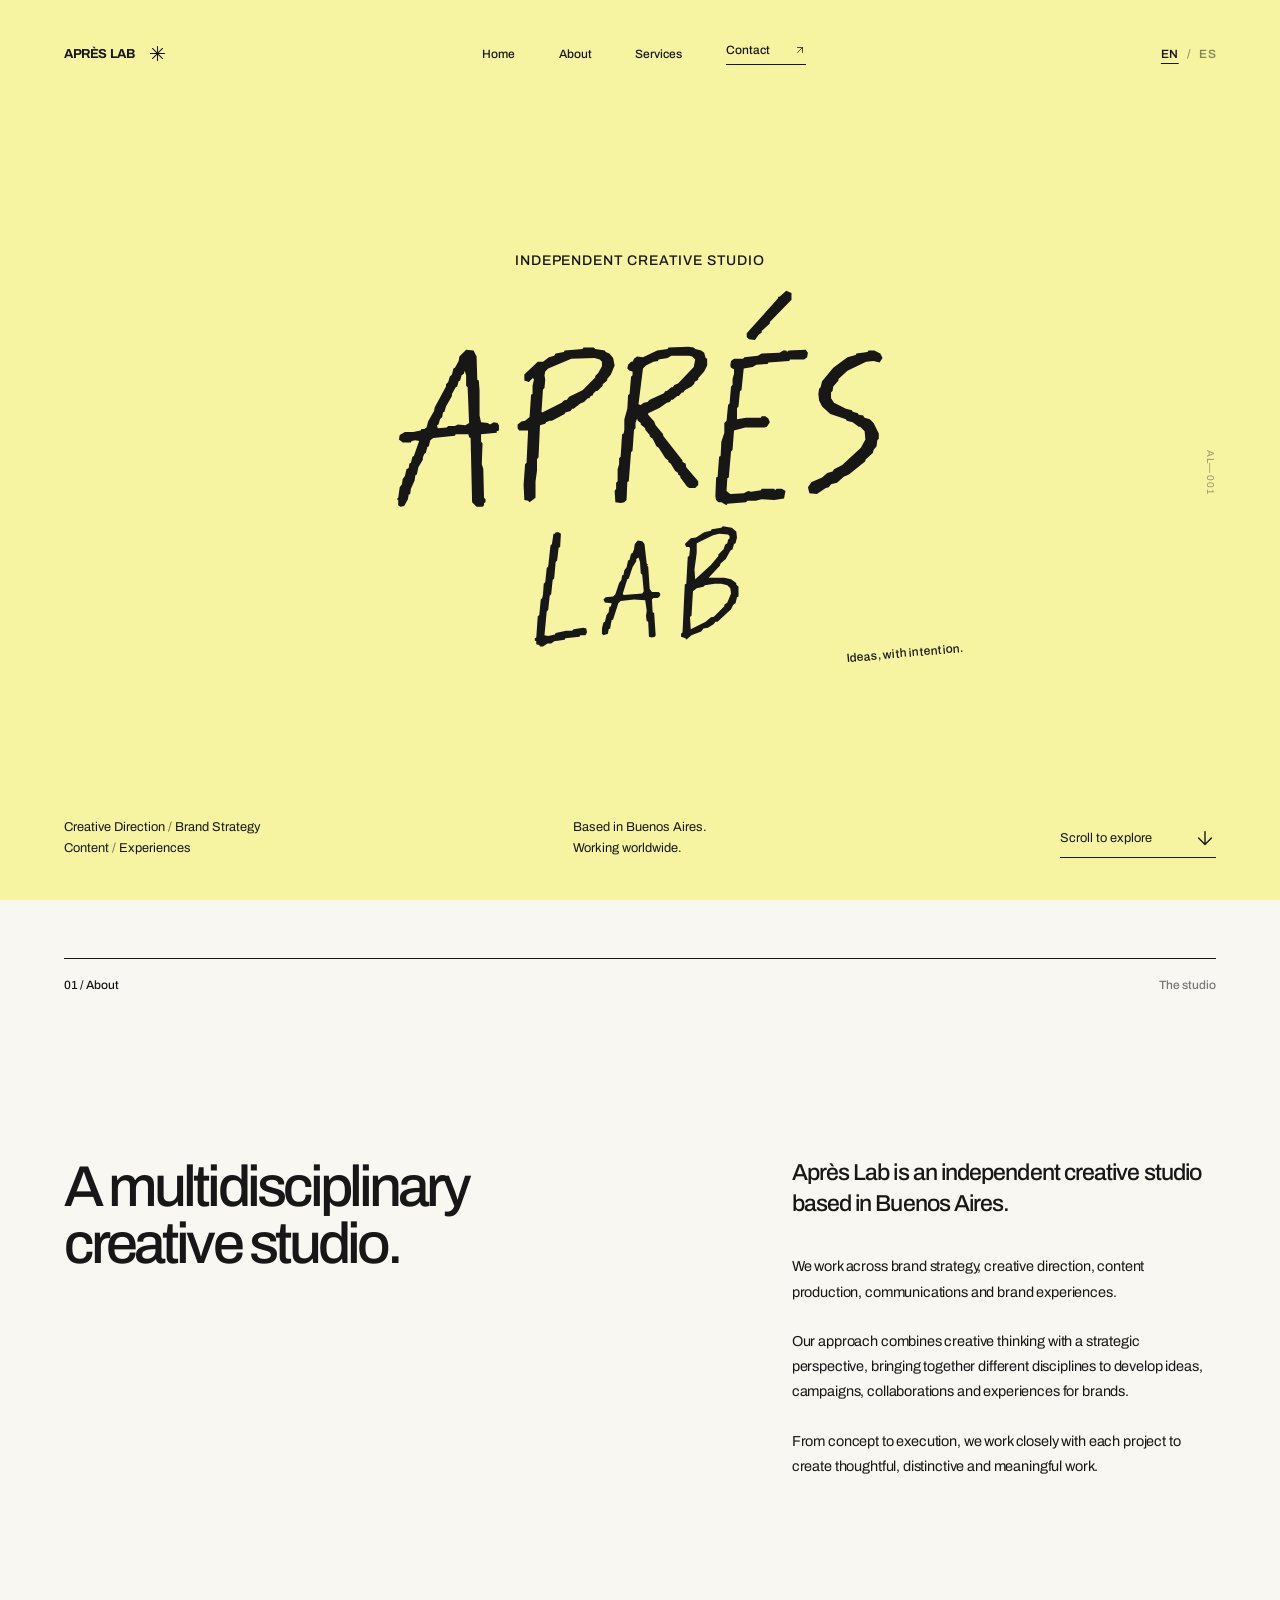
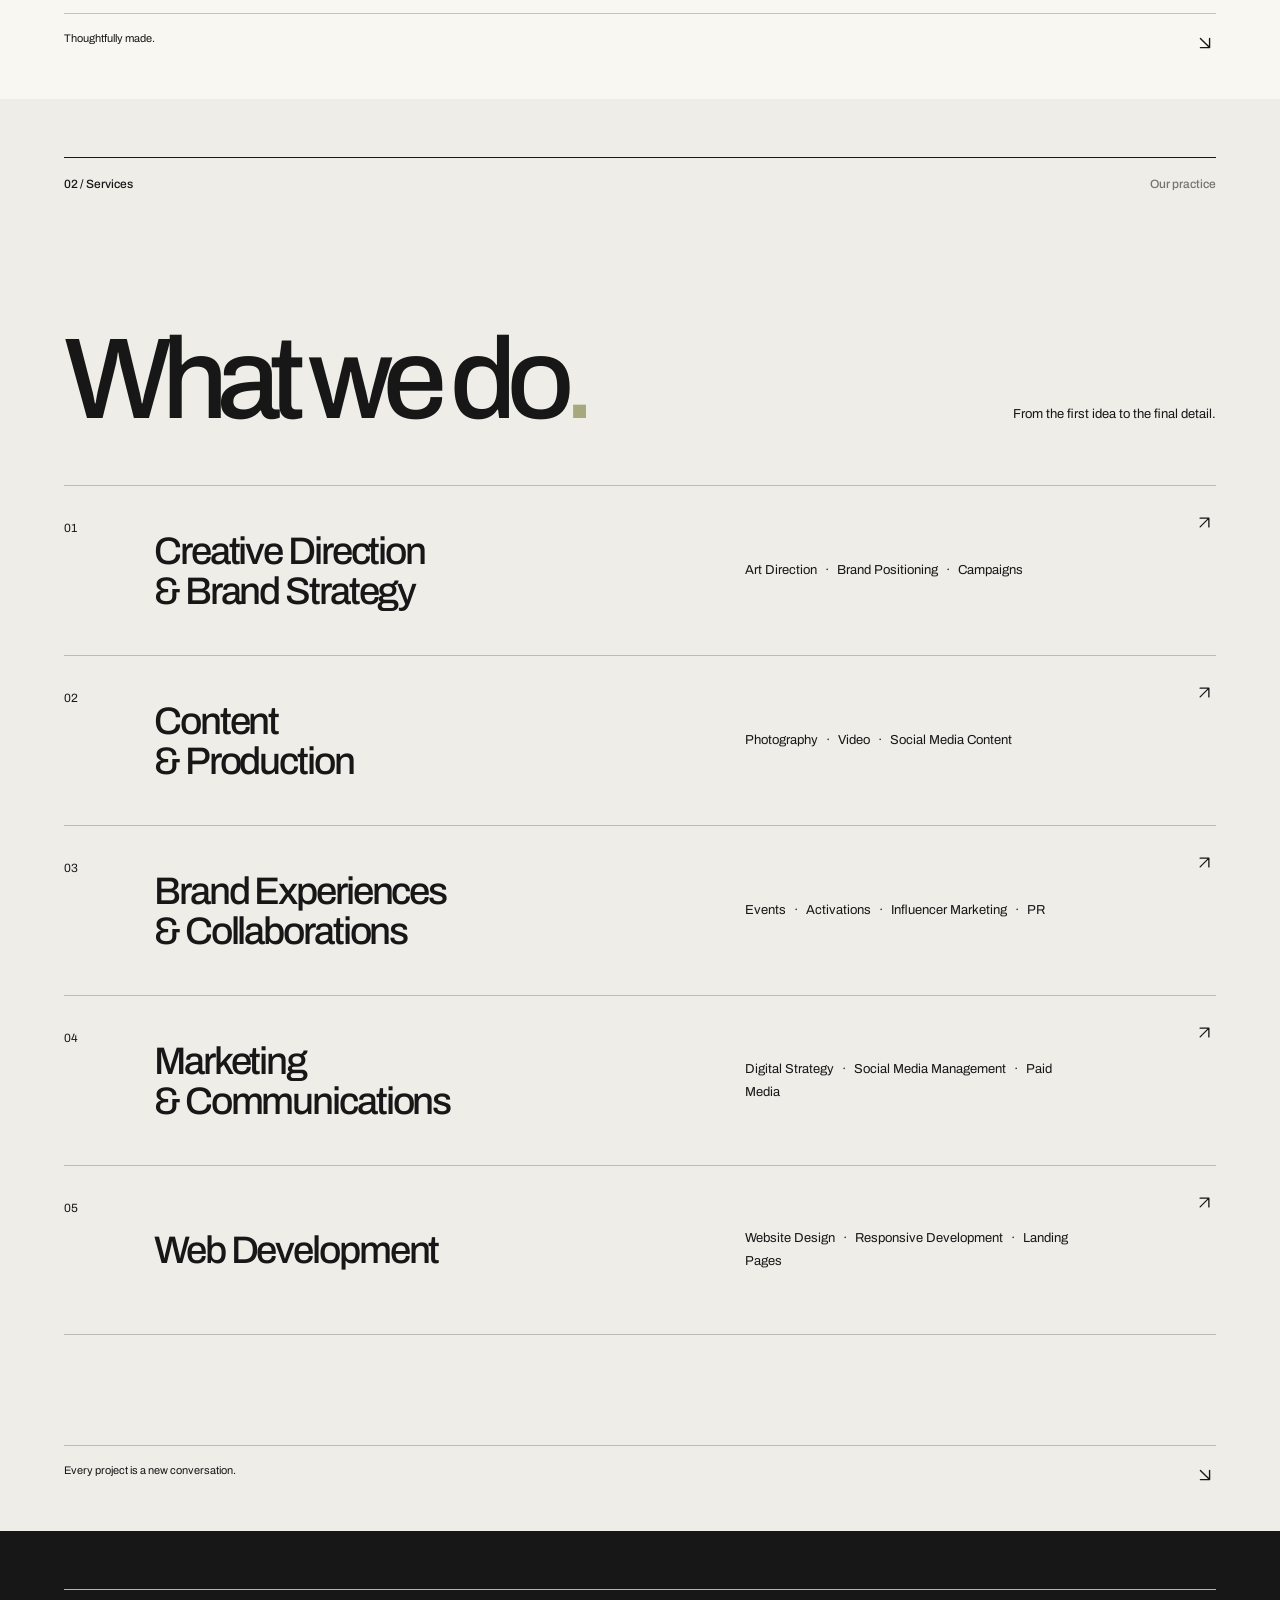
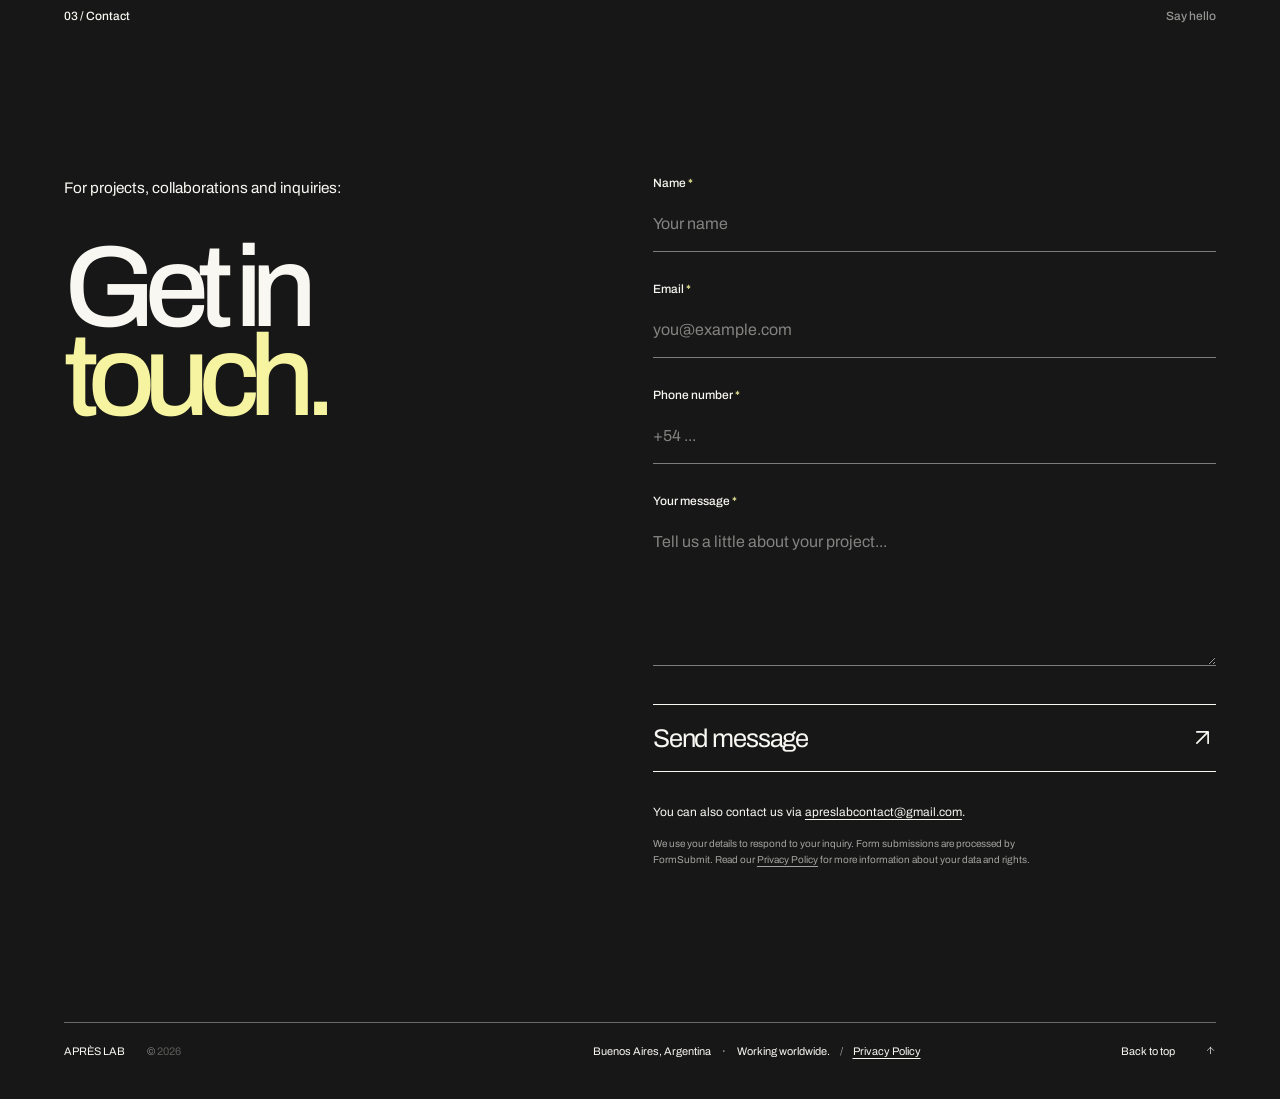
<file: index.html>
<!doctype html>
<html lang="en">
<head>
  <meta charset="utf-8" />
  <meta name="viewport" content="width=device-width, initial-scale=1" />
  <meta name="theme-color" content="#F6F4A0" />
  <meta name="description" content="Après Lab is an independent creative studio based in Buenos Aires. Creative direction, brand strategy, content and experiences. Working worldwide." />
  <meta property="og:type" content="website" />
  <meta property="og:title" content="APRÈS LAB — Independent Creative Studio" />
  <meta property="og:description" content="Creative Direction / Brand Strategy / Content / Experiences. Based in Buenos Aires. Working worldwide." />
  <meta property="og:site_name" content="APRÈS LAB" />
  <meta name="color-scheme" content="light" />
  <link rel="canonical" href="https://apreslab.github.io/" />
  <link rel="alternate" hreflang="en" href="https://apreslab.github.io/" />
  <link rel="alternate" hreflang="es" href="https://apreslab.github.io/es/" />
  <link rel="alternate" hreflang="x-default" href="https://apreslab.github.io/" />
  <title>APRÈS LAB — Independent Creative Studio</title>
  <link rel="icon" href="./assets/apres-lab-logo.svg" type="image/svg+xml" />
  <link rel="preconnect" href="https://fonts.googleapis.com" />
  <link rel="preconnect" href="https://fonts.gstatic.com" crossorigin />
  <link href="https://fonts.googleapis.com/css2?family=Archivo:wght@400;450;500;550;600;650;700&display=swap" rel="stylesheet" />
  <link rel="stylesheet" href="./styles.css" />
  <script defer src="./script.js"></script>
</head>
<body>
  <a class="skip-link" href="#about">Skip to content</a>
  <div class="page">
    <section id="home" class="hero" aria-labelledby="hero-heading">
      <header class="site-header">
        <a class="wordmark" href="#home" aria-label="APRÈS LAB — Back to top">
          <span class="wordmark__text">APRÈS LAB</span>
          <span class="wordmark__symbol" aria-hidden="true"><svg class="ui-icon ui-icon--asterisk" viewBox="0 0 24 24" fill="none" stroke="currentColor" stroke-width="1.5" stroke-linecap="round" stroke-linejoin="round" aria-hidden="true" focusable="false"><path d="M12 2v20 M2 12h20 M4.93 4.93l14.14 14.14 M19.07 4.93 4.93 19.07"/></svg></span>
        </a>
        <nav class="desktop-nav" aria-label="Main navigation">
          <a href="#home" aria-current="page">Home</a>
          <a href="#about">About</a>
          <a href="#services">Services</a>
          <a href="#contact">Contact <span aria-hidden="true"><svg class="ui-icon ui-icon--up-right" viewBox="0 0 24 24" fill="none" stroke="currentColor" stroke-width="1.5" stroke-linecap="round" stroke-linejoin="round" aria-hidden="true" focusable="false"><path d="M7 17 17 7 M7 7h10v10"/></svg></span></a>
        </nav>
        <div class="header-actions">
          <nav class="language-switch" aria-label="Choose language">
            <a href="./" lang="en" hreflang="en" aria-current="page">EN</a>
            <span aria-hidden="true">/</span>
            <a href="./es/" lang="es" hreflang="es">ES</a>
          </nav>
          <button class="menu-toggle" type="button" aria-controls="mobile-nav" aria-expanded="false" aria-label="Open navigation">
            <span></span><span></span>
          </button>
        </div>
        <nav class="mobile-nav" id="mobile-nav" aria-label="Mobile navigation" hidden>
          <a href="#home">Home</a>
          <a href="#about">About</a>
          <a href="#services">Services</a>
          <a href="#contact">Contact <span aria-hidden="true"><svg class="ui-icon ui-icon--up-right" viewBox="0 0 24 24" fill="none" stroke="currentColor" stroke-width="1.5" stroke-linecap="round" stroke-linejoin="round" aria-hidden="true" focusable="false"><path d="M7 17 17 7 M7 7h10v10"/></svg></span></a>
        </nav>
      </header>

      <div class="hero__middle">
        <p class="hero__eyebrow">Independent creative studio</p>
        <h1 id="hero-heading" class="hero__logo">
          <img src="./assets/apres-lab-logo.svg" width="670" height="495" alt="APRÈS LAB" fetchpriority="high" />
        </h1>
        <p class="hero__note">Ideas, with intention.</p>
      </div>

      <div class="hero__bottom">
        <p>Creative Direction <span>/</span> Brand Strategy<br />Content <span>/</span> Experiences</p>
        <p>Based in Buenos Aires.<br />Working worldwide.</p>
        <a class="hero__scroll" href="#about" aria-label="Scroll to About">Scroll to explore <span aria-hidden="true"><svg class="ui-icon ui-icon--down" viewBox="0 0 24 24" fill="none" stroke="currentColor" stroke-width="1.5" stroke-linecap="round" stroke-linejoin="round" aria-hidden="true" focusable="false"><path d="M12 5v14 M5 12l7 7 7-7"/></svg></span></a>
      </div>
      <span class="hero__edge-number" aria-hidden="true">AL—001</span>
    </section>

    <main>
      <section class="about section-pad" id="about" aria-labelledby="about-title">
        <div class="section-heading">
          <span class="section-index">01 / About</span>
          <span class="section-aside">The studio</span>
        </div>
        <div class="about__grid">
          <h2 class="about__statement" id="about-title">A multidisciplinary<br />creative studio.</h2>
          <div class="about__copy">
            <p class="about__lead">Après Lab is an independent creative studio based in Buenos Aires.</p>
            <p>We work across brand strategy, creative direction, content production, communications and brand experiences.</p>
            <p>Our approach combines creative thinking with a strategic perspective, bringing together different disciplines to develop ideas, campaigns, collaborations and experiences for brands.</p>
            <p>From concept to execution, we work closely with each project to create thoughtful, distinctive and meaningful work.</p>
          </div>
        </div>
        <div class="section-end"><span>Thoughtfully made.</span><span aria-hidden="true"><svg class="ui-icon ui-icon--down-right" viewBox="0 0 24 24" fill="none" stroke="currentColor" stroke-width="1.5" stroke-linecap="round" stroke-linejoin="round" aria-hidden="true" focusable="false"><path d="M7 7 17 17 M17 7v10H7"/></svg></span></div>
      </section>

      <section class="services section-pad" id="services" aria-labelledby="services-title">
        <div class="section-heading">
          <span class="section-index">02 / Services</span>
          <span class="section-aside">Our practice</span>
        </div>
        <div class="services__intro">
          <h2 id="services-title">What we do<span class="period">.</span></h2>
          <p>From the first idea to the final detail.</p>
        </div>
        <ol class="services__list">
          <li class="service">
            <span class="service__number">01</span>
            <h3>Creative Direction<br />&amp; Brand Strategy</h3>
            <p>Art Direction <span>·</span> Brand Positioning <span>·</span> Campaigns</p>
            <span class="service__asterisk" aria-hidden="true"><svg class="ui-icon ui-icon--up-right" viewBox="0 0 24 24" fill="none" stroke="currentColor" stroke-width="1.5" stroke-linecap="round" stroke-linejoin="round" aria-hidden="true" focusable="false"><path d="M7 17 17 7 M7 7h10v10"/></svg></span>
          </li>
          <li class="service">
            <span class="service__number">02</span>
            <h3>Content<br />&amp; Production</h3>
            <p>Photography <span>·</span> Video <span>·</span> Social Media Content</p>
            <span class="service__asterisk" aria-hidden="true"><svg class="ui-icon ui-icon--up-right" viewBox="0 0 24 24" fill="none" stroke="currentColor" stroke-width="1.5" stroke-linecap="round" stroke-linejoin="round" aria-hidden="true" focusable="false"><path d="M7 17 17 7 M7 7h10v10"/></svg></span>
          </li>
          <li class="service">
            <span class="service__number">03</span>
            <h3>Brand Experiences<br />&amp; Collaborations</h3>
            <p>Events <span>·</span> Activations <span>·</span> Influencer Marketing <span>·</span> PR</p>
            <span class="service__asterisk" aria-hidden="true"><svg class="ui-icon ui-icon--up-right" viewBox="0 0 24 24" fill="none" stroke="currentColor" stroke-width="1.5" stroke-linecap="round" stroke-linejoin="round" aria-hidden="true" focusable="false"><path d="M7 17 17 7 M7 7h10v10"/></svg></span>
          </li>
          <li class="service">
            <span class="service__number">04</span>
            <h3>Marketing<br />&amp; Communications</h3>
            <p>Digital Strategy <span>·</span> Social Media Management <span>·</span> Paid Media</p>
            <span class="service__asterisk" aria-hidden="true"><svg class="ui-icon ui-icon--up-right" viewBox="0 0 24 24" fill="none" stroke="currentColor" stroke-width="1.5" stroke-linecap="round" stroke-linejoin="round" aria-hidden="true" focusable="false"><path d="M7 17 17 7 M7 7h10v10"/></svg></span>
          </li>
          <li class="service">
            <span class="service__number">05</span>
            <h3>Web Development</h3>
            <p>Website Design <span>·</span> Responsive Development <span>·</span> Landing Pages</p>
            <span class="service__asterisk" aria-hidden="true"><svg class="ui-icon ui-icon--up-right" viewBox="0 0 24 24" fill="none" stroke="currentColor" stroke-width="1.5" stroke-linecap="round" stroke-linejoin="round" aria-hidden="true" focusable="false"><path d="M7 17 17 7 M7 7h10v10"/></svg></span>
          </li>
        </ol>
        <div class="section-end"><span>Every project is a new conversation.</span><span aria-hidden="true"><svg class="ui-icon ui-icon--down-right" viewBox="0 0 24 24" fill="none" stroke="currentColor" stroke-width="1.5" stroke-linecap="round" stroke-linejoin="round" aria-hidden="true" focusable="false"><path d="M7 7 17 17 M17 7v10H7"/></svg></span></div>
      </section>

      <section class="contact section-pad" id="contact" aria-labelledby="contact-title">
        <div class="section-heading section-heading--inverse">
          <span class="section-index">03 / Contact</span>
          <span class="section-aside">Say hello</span>
        </div>
        <div class="contact__body">
          <div class="contact__heading">
            <p class="contact__intro">For projects, collaborations and inquiries:</p>
            <h2 id="contact-title">Get in<br /><span>touch.</span></h2>
          </div>

          <div class="contact__form-wrap">
            <form id="contact-form" class="contact-form" action="https://formsubmit.co/apreslabcontact@gmail.com" method="POST">
              <input type="hidden" name="_subject" value="New inquiry — APRÈS LAB" />
              <input type="hidden" name="_next" value="https://apreslab.github.io/thanks.html" />
              <input type="hidden" name="_template" value="table" />
              <input type="hidden" name="_url" value="https://apreslab.github.io/#contact" />
              <div class="contact-form__trap" aria-hidden="true">
                <label for="contact-website">Leave this field blank</label>
                <input type="text" name="_honey" id="contact-website" autocomplete="off" tabindex="-1" />
              </div>
              <div class="contact-form__field">
                <label for="contact-name">Name <span aria-hidden="true">*</span></label>
                <input id="contact-name" name="name" type="text" autocomplete="name" placeholder="Your name" maxlength="120" required />
              </div>
              <div class="contact-form__field">
                <label for="contact-email">Email <span aria-hidden="true">*</span></label>
                <input id="contact-email" name="email" type="email" autocomplete="email" placeholder="you@example.com" maxlength="254" required />
              </div>
              <div class="contact-form__field">
                <label for="contact-phone">Phone number <span aria-hidden="true">*</span></label>
                <input id="contact-phone" name="phone" type="tel" autocomplete="tel" placeholder="+54 ..." maxlength="35" required />
              </div>
              <div class="contact-form__field contact-form__field--message">
                <label for="contact-message">Your message <span aria-hidden="true">*</span></label>
                <textarea id="contact-message" name="message" rows="5" minlength="5" maxlength="5000" placeholder="Tell us a little about your project..." required></textarea>
              </div>
              <button class="contact-form__submit" type="submit">
                <span class="contact-form__button-label">Send message</span>
                <span class="contact-form__button-arrow" aria-hidden="true"><svg class="ui-icon ui-icon--up-right" viewBox="0 0 24 24" fill="none" stroke="currentColor" stroke-width="1.5" stroke-linecap="round" stroke-linejoin="round" aria-hidden="true" focusable="false"><path d="M7 17 17 7 M7 7h10v10"/></svg></span>
              </button>
            </form>
            <p id="contact-form-error" class="contact-form__error" role="alert" hidden>We couldn't send your message. Please try again, or email us directly below.</p>
            <div id="contact-form-success" class="contact-form__success" role="status" tabindex="-1" hidden>
              <span class="contact-form__success-kicker">Message received / APRÈS LAB</span>
              <h3>Thank you for reaching out.</h3>
              <p>We'll get back to you soon.</p>
            </div>
            <p class="contact__email-alternative">You can also contact us via <a href="mailto:apreslabcontact@gmail.com">apreslabcontact@gmail.com</a>.</p>
            <p class="contact__privacy">We use your details to respond to your inquiry. Form submissions are processed by FormSubmit. Read our <a href="./privacy/">Privacy Policy</a> for more information about your data and rights.</p>
          </div>
        </div>
        <footer class="footer">
          <p>APRÈS LAB <span>© <span id="year">2026</span></span></p>
          <p>Buenos Aires, Argentina <span class="footer__sep">·</span> Working worldwide. <span class="footer__legal-sep" aria-hidden="true">/</span> <a class="footer__privacy-link" href="./privacy/">Privacy Policy</a></p>
          <a href="#home">Back to top <span aria-hidden="true"><svg class="ui-icon ui-icon--up" viewBox="0 0 24 24" fill="none" stroke="currentColor" stroke-width="1.5" stroke-linecap="round" stroke-linejoin="round" aria-hidden="true" focusable="false"><path d="M12 19V5 M5 12l7-7 7 7"/></svg></span></a>
        </footer>
      </section>
    </main>
  </div>
</body>
</html>
</file>
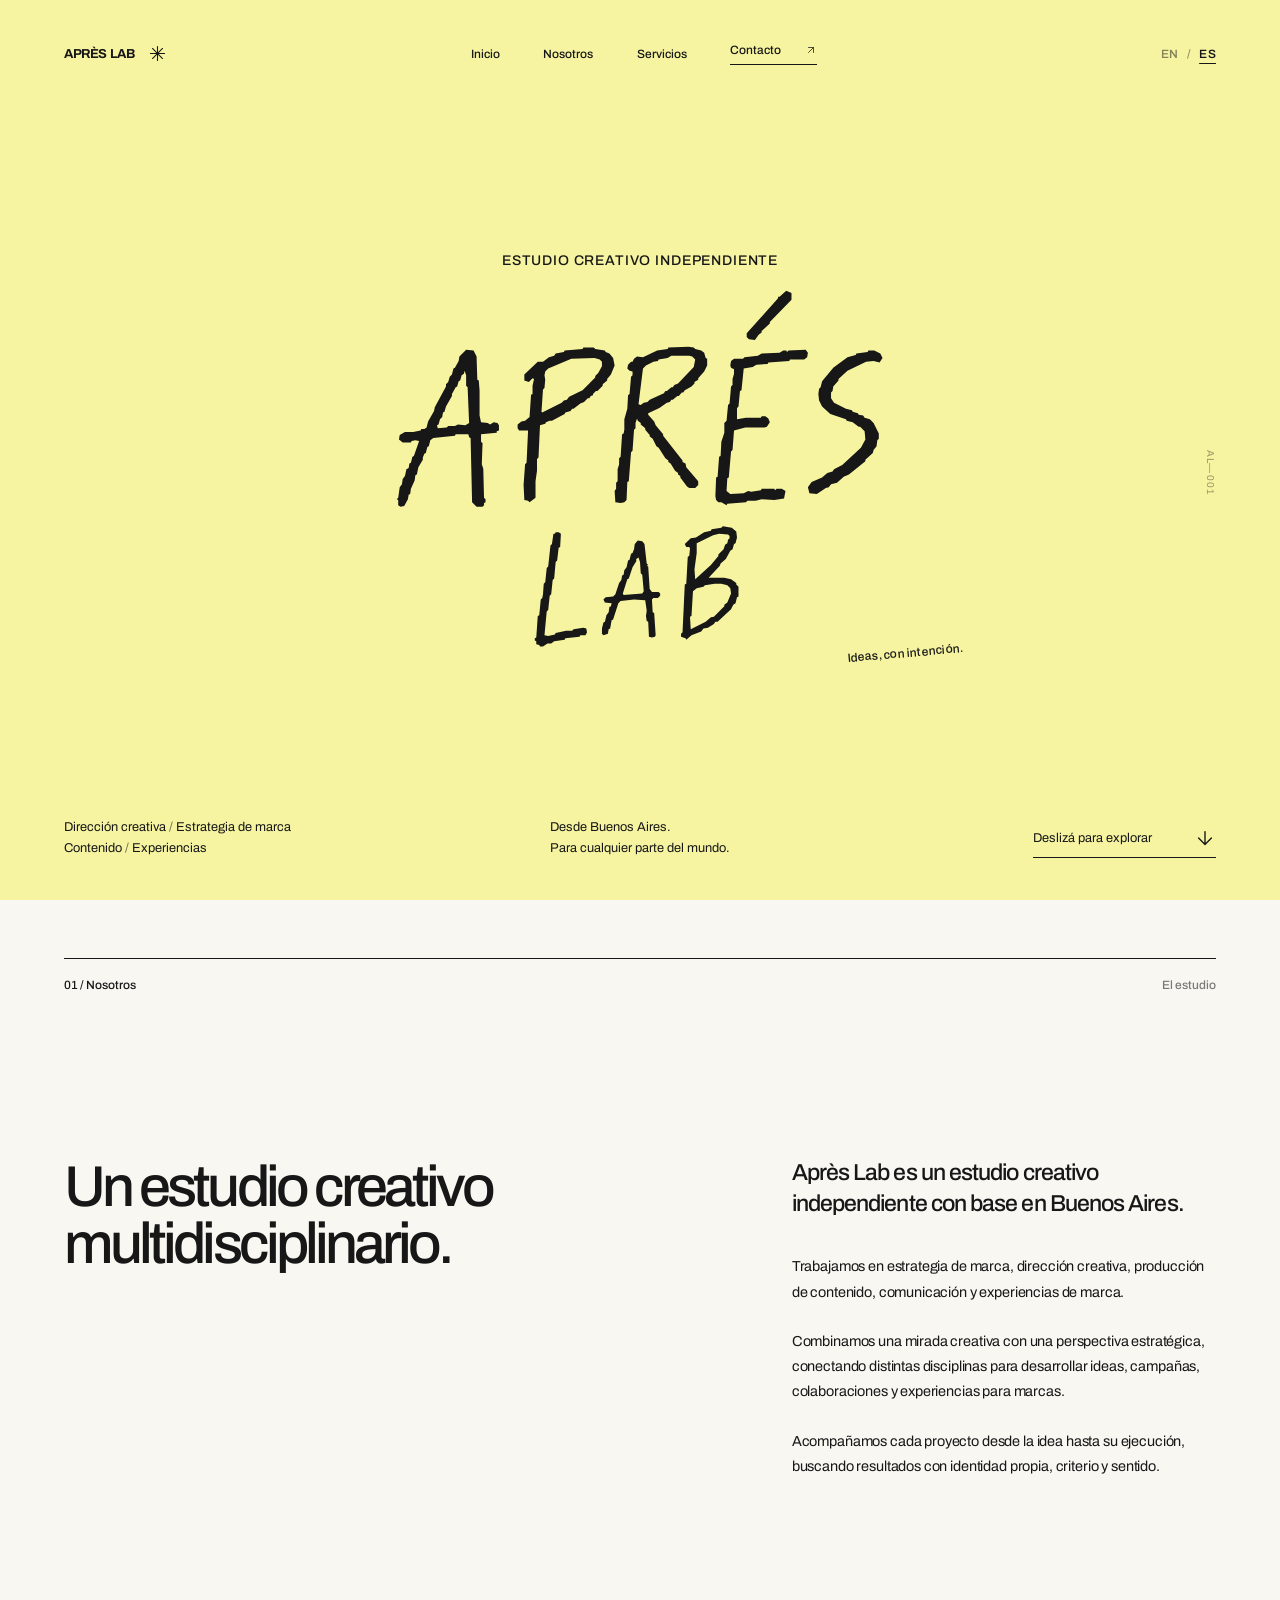
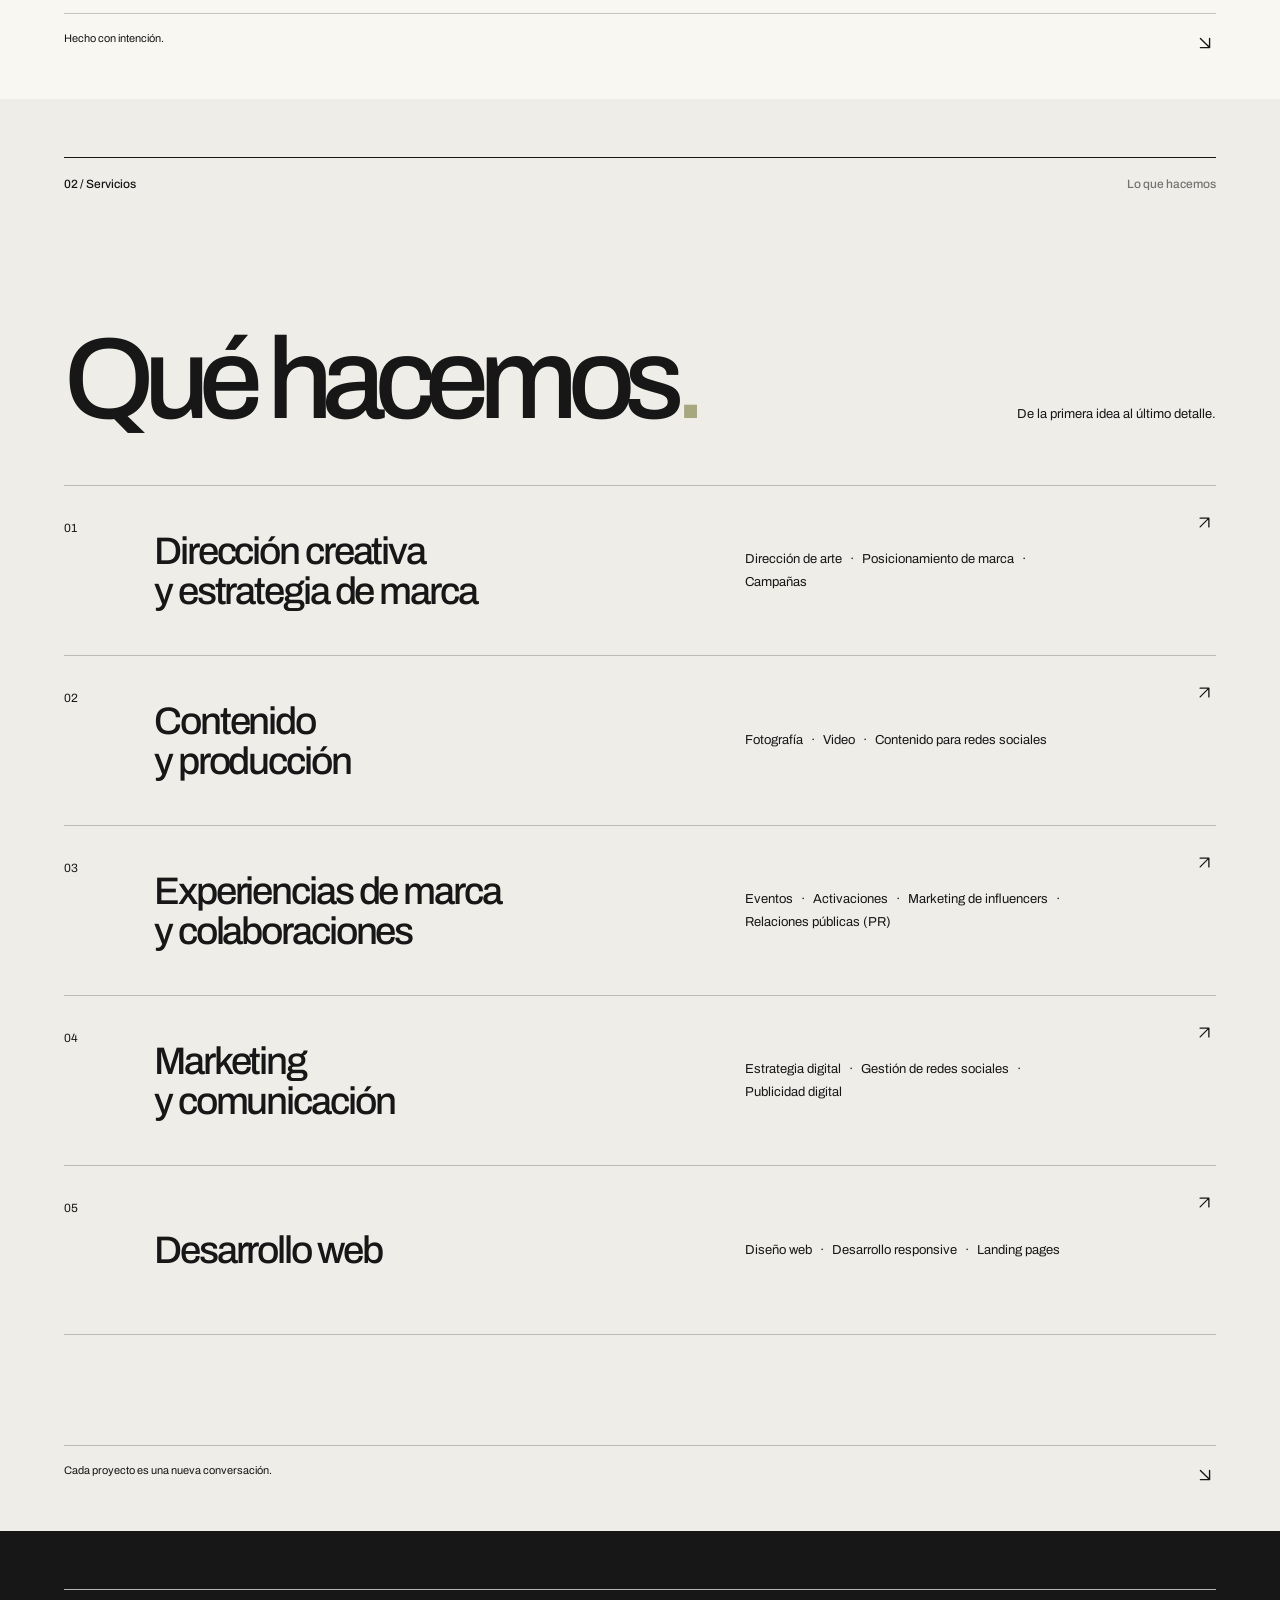
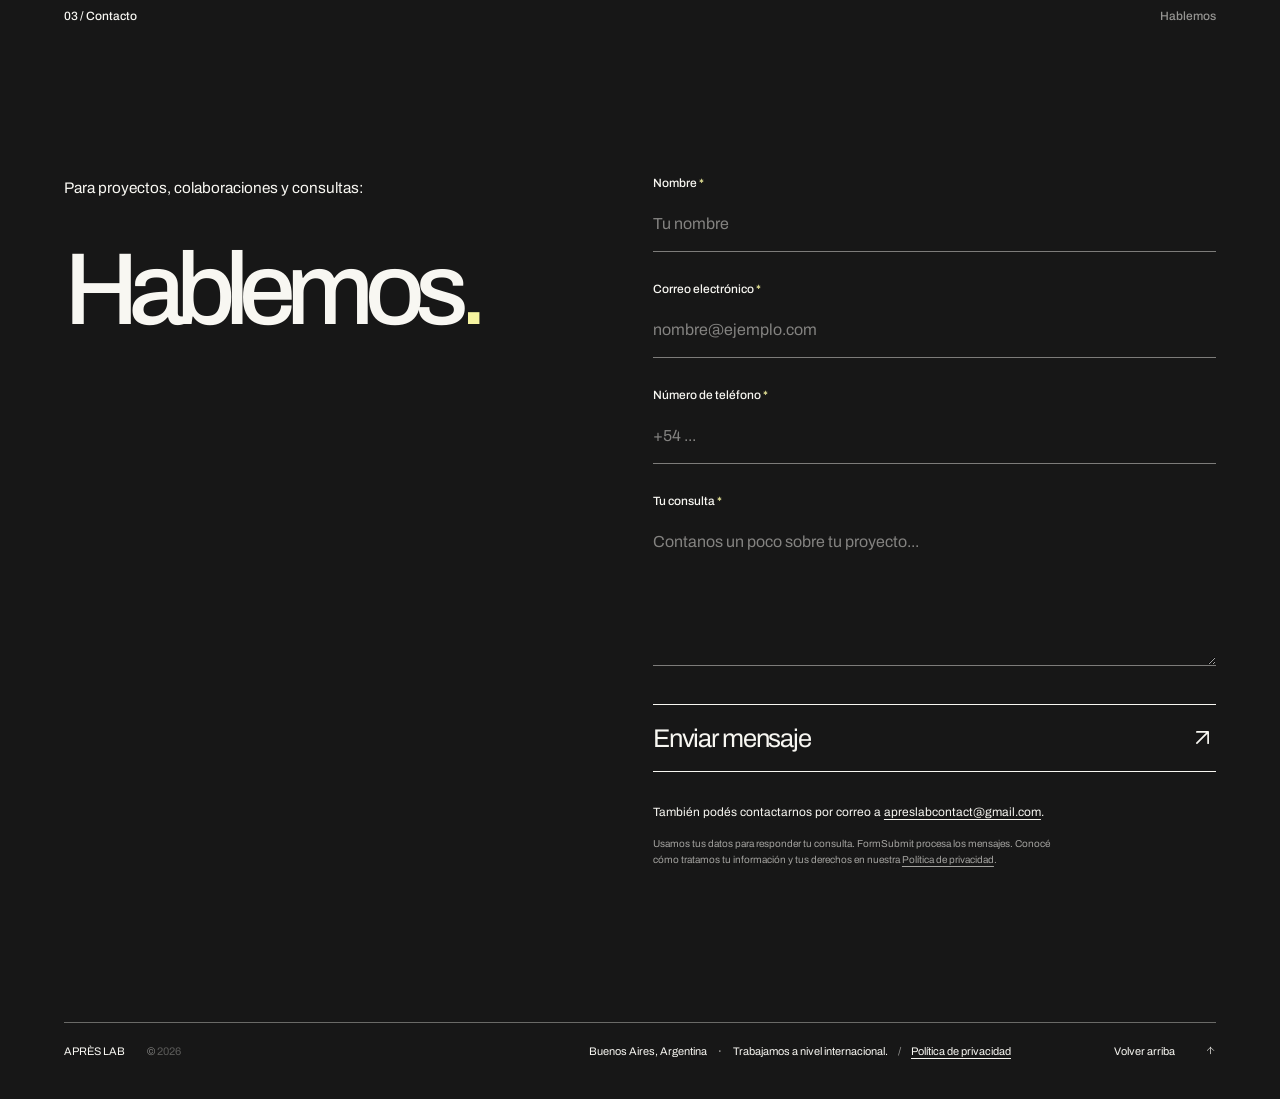
<file: es/index.html>
<!doctype html>
<html lang="es-AR">
<head>
  <meta charset="utf-8" />
  <meta name="viewport" content="width=device-width, initial-scale=1" />
  <meta name="theme-color" content="#F6F4A0" />
  <meta name="description" content="Après Lab es un estudio creativo independiente con base en Buenos Aires. Dirección creativa, estrategia de marca, contenido y experiencias. Trabajamos a nivel internacional." />
  <meta property="og:type" content="website" />
  <meta property="og:title" content="APRÈS LAB — Estudio creativo independiente" />
  <meta property="og:description" content="Dirección creativa / Estrategia de marca / Contenido / Experiencias. Desde Buenos Aires, para cualquier parte del mundo." />
  <meta property="og:site_name" content="APRÈS LAB" />
  <meta name="color-scheme" content="light" />
  <link rel="canonical" href="https://apreslab.github.io/es/" />
  <link rel="alternate" hreflang="en" href="https://apreslab.github.io/" />
  <link rel="alternate" hreflang="es" href="https://apreslab.github.io/es/" />
  <link rel="alternate" hreflang="x-default" href="https://apreslab.github.io/" />
  <title>APRÈS LAB — Estudio creativo independiente</title>
  <link rel="icon" href="../assets/apres-lab-logo.svg" type="image/svg+xml" />
  <link rel="preconnect" href="https://fonts.googleapis.com" />
  <link rel="preconnect" href="https://fonts.gstatic.com" crossorigin />
  <link href="https://fonts.googleapis.com/css2?family=Archivo:wght@400;450;500;550;600;650;700&display=swap" rel="stylesheet" />
  <link rel="stylesheet" href="../styles.css" />
  <script defer src="../script.js"></script>
</head>
<body>
  <a class="skip-link" href="#about">Saltar al contenido</a>
  <div class="page">
    <section id="home" class="hero" aria-labelledby="hero-heading">
      <header class="site-header">
        <a class="wordmark" href="#home" aria-label="APRÈS LAB — Volver al inicio">
          <span class="wordmark__text">APRÈS LAB</span>
          <span class="wordmark__symbol" aria-hidden="true"><svg class="ui-icon ui-icon--asterisk" viewBox="0 0 24 24" fill="none" stroke="currentColor" stroke-width="1.5" stroke-linecap="round" stroke-linejoin="round" aria-hidden="true" focusable="false"><path d="M12 2v20 M2 12h20 M4.93 4.93l14.14 14.14 M19.07 4.93 4.93 19.07"/></svg></span>
        </a>
        <nav class="desktop-nav" aria-label="Navegación principal">
          <a href="#home" aria-current="page">Inicio</a>
          <a href="#about">Nosotros</a>
          <a href="#services">Servicios</a>
          <a href="#contact">Contacto <span aria-hidden="true"><svg class="ui-icon ui-icon--up-right" viewBox="0 0 24 24" fill="none" stroke="currentColor" stroke-width="1.5" stroke-linecap="round" stroke-linejoin="round" aria-hidden="true" focusable="false"><path d="M7 17 17 7 M7 7h10v10"/></svg></span></a>
        </nav>
        <div class="header-actions">
          <nav class="language-switch" aria-label="Elegir idioma">
            <a href="../" lang="en" hreflang="en">EN</a>
            <span aria-hidden="true">/</span>
            <a href="./" lang="es" hreflang="es" aria-current="page">ES</a>
          </nav>
          <button class="menu-toggle" type="button" aria-controls="mobile-nav" aria-expanded="false" aria-label="Abrir menú">
            <span></span><span></span>
          </button>
        </div>
        <nav class="mobile-nav" id="mobile-nav" aria-label="Navegación móvil" hidden>
          <a href="#home">Inicio</a>
          <a href="#about">About</a>
          <a href="#services">Services</a>
          <a href="#contact">Contacto <span aria-hidden="true"><svg class="ui-icon ui-icon--up-right" viewBox="0 0 24 24" fill="none" stroke="currentColor" stroke-width="1.5" stroke-linecap="round" stroke-linejoin="round" aria-hidden="true" focusable="false"><path d="M7 17 17 7 M7 7h10v10"/></svg></span></a>
        </nav>
      </header>

      <div class="hero__middle">
        <p class="hero__eyebrow">Estudio creativo independiente</p>
        <h1 id="hero-heading" class="hero__logo">
          <img src="../assets/apres-lab-logo.svg" width="670" height="495" alt="APRÈS LAB" fetchpriority="high" />
        </h1>
        <p class="hero__note">Ideas, con intención.</p>
      </div>

      <div class="hero__bottom">
        <p>Dirección creativa <span>/</span> Estrategia de marca<br />Contenido <span>/</span> Experiencias</p>
        <p>Desde Buenos Aires.<br />Para cualquier parte del mundo.</p>
        <a class="hero__scroll" href="#about" aria-label="Ir a Nosotros">Deslizá para explorar <span aria-hidden="true"><svg class="ui-icon ui-icon--down" viewBox="0 0 24 24" fill="none" stroke="currentColor" stroke-width="1.5" stroke-linecap="round" stroke-linejoin="round" aria-hidden="true" focusable="false"><path d="M12 5v14 M5 12l7 7 7-7"/></svg></span></a>
      </div>
      <span class="hero__edge-number" aria-hidden="true">AL—001</span>
    </section>

    <main>
      <section class="about section-pad" id="about" aria-labelledby="about-title">
        <div class="section-heading">
          <span class="section-index">01 / Nosotros</span>
          <span class="section-aside">El estudio</span>
        </div>
        <div class="about__grid">
          <h2 class="about__statement" id="about-title">Un estudio creativo<br />multidisciplinario.</h2>
          <div class="about__copy">
            <p class="about__lead">Après Lab es un estudio creativo independiente con base en Buenos Aires.</p>
            <p>Trabajamos en estrategia de marca, dirección creativa, producción de contenido, comunicación y experiencias de marca.</p>
            <p>Combinamos una mirada creativa con una perspectiva estratégica, conectando distintas disciplinas para desarrollar ideas, campañas, colaboraciones y experiencias para marcas.</p>
            <p>Acompañamos cada proyecto desde la idea hasta su ejecución, buscando resultados con identidad propia, criterio y sentido.</p>
          </div>
        </div>
        <div class="section-end"><span>Hecho con intención.</span><span aria-hidden="true"><svg class="ui-icon ui-icon--down-right" viewBox="0 0 24 24" fill="none" stroke="currentColor" stroke-width="1.5" stroke-linecap="round" stroke-linejoin="round" aria-hidden="true" focusable="false"><path d="M7 7 17 17 M17 7v10H7"/></svg></span></div>
      </section>

      <section class="services section-pad" id="services" aria-labelledby="services-title">
        <div class="section-heading">
          <span class="section-index">02 / Servicios</span>
          <span class="section-aside">Lo que hacemos</span>
        </div>
        <div class="services__intro">
          <h2 id="services-title">Qué hacemos<span class="period">.</span></h2>
          <p>De la primera idea al último detalle.</p>
        </div>
        <ol class="services__list">
          <li class="service">
            <span class="service__number">01</span>
            <h3>Dirección creativa<br />y estrategia de marca</h3>
            <p>Dirección de arte <span>·</span> Posicionamiento de marca <span>·</span> Campañas</p>
            <span class="service__asterisk" aria-hidden="true"><svg class="ui-icon ui-icon--up-right" viewBox="0 0 24 24" fill="none" stroke="currentColor" stroke-width="1.5" stroke-linecap="round" stroke-linejoin="round" aria-hidden="true" focusable="false"><path d="M7 17 17 7 M7 7h10v10"/></svg></span>
          </li>
          <li class="service">
            <span class="service__number">02</span>
            <h3>Contenido<br />y producción</h3>
            <p>Fotografía <span>·</span> Video <span>·</span> Contenido para redes sociales</p>
            <span class="service__asterisk" aria-hidden="true"><svg class="ui-icon ui-icon--up-right" viewBox="0 0 24 24" fill="none" stroke="currentColor" stroke-width="1.5" stroke-linecap="round" stroke-linejoin="round" aria-hidden="true" focusable="false"><path d="M7 17 17 7 M7 7h10v10"/></svg></span>
          </li>
          <li class="service">
            <span class="service__number">03</span>
            <h3>Experiencias de marca<br />y colaboraciones</h3>
            <p>Eventos <span>·</span> Activaciones <span>·</span> Marketing de influencers <span>·</span> Relaciones públicas (PR)</p>
            <span class="service__asterisk" aria-hidden="true"><svg class="ui-icon ui-icon--up-right" viewBox="0 0 24 24" fill="none" stroke="currentColor" stroke-width="1.5" stroke-linecap="round" stroke-linejoin="round" aria-hidden="true" focusable="false"><path d="M7 17 17 7 M7 7h10v10"/></svg></span>
          </li>
          <li class="service">
            <span class="service__number">04</span>
            <h3>Marketing<br />y comunicación</h3>
            <p>Estrategia digital <span>·</span> Gestión de redes sociales <span>·</span> Publicidad digital</p>
            <span class="service__asterisk" aria-hidden="true"><svg class="ui-icon ui-icon--up-right" viewBox="0 0 24 24" fill="none" stroke="currentColor" stroke-width="1.5" stroke-linecap="round" stroke-linejoin="round" aria-hidden="true" focusable="false"><path d="M7 17 17 7 M7 7h10v10"/></svg></span>
          </li>
          <li class="service">
            <span class="service__number">05</span>
            <h3>Desarrollo web</h3>
            <p>Diseño web <span>·</span> Desarrollo responsive <span>·</span> Landing pages</p>
            <span class="service__asterisk" aria-hidden="true"><svg class="ui-icon ui-icon--up-right" viewBox="0 0 24 24" fill="none" stroke="currentColor" stroke-width="1.5" stroke-linecap="round" stroke-linejoin="round" aria-hidden="true" focusable="false"><path d="M7 17 17 7 M7 7h10v10"/></svg></span>
          </li>
        </ol>
        <div class="section-end"><span>Cada proyecto es una nueva conversación.</span><span aria-hidden="true"><svg class="ui-icon ui-icon--down-right" viewBox="0 0 24 24" fill="none" stroke="currentColor" stroke-width="1.5" stroke-linecap="round" stroke-linejoin="round" aria-hidden="true" focusable="false"><path d="M7 7 17 17 M17 7v10H7"/></svg></span></div>
      </section>

      <section class="contact contact--es section-pad" id="contact" aria-labelledby="contact-title">
        <div class="section-heading section-heading--inverse">
          <span class="section-index">03 / Contacto</span>
          <span class="section-aside">Hablemos</span>
        </div>
        <div class="contact__body">
          <div class="contact__heading">
            <p class="contact__intro">Para proyectos, colaboraciones y consultas:</p>
            <h2 id="contact-title">Hablemos<span>.</span></h2>
          </div>

          <div class="contact__form-wrap">
            <form id="contact-form" class="contact-form" action="https://formsubmit.co/apreslabcontact@gmail.com" method="POST">
              <input type="hidden" name="_subject" value="Nueva consulta — APRÈS LAB" />
              <input type="hidden" name="_next" value="https://apreslab.github.io/es/thanks.html" />
              <input type="hidden" name="_template" value="table" />
              <input type="hidden" name="_url" value="https://apreslab.github.io/es/#contact" />
              <div class="contact-form__trap" aria-hidden="true">
                <label for="contact-website">Dejá este campo vacío</label>
                <input type="text" name="_honey" id="contact-website" autocomplete="off" tabindex="-1" />
              </div>
              <div class="contact-form__field">
                <label for="contact-name">Nombre <span aria-hidden="true">*</span></label>
                <input id="contact-name" name="name" type="text" autocomplete="name" placeholder="Tu nombre" maxlength="120" required />
              </div>
              <div class="contact-form__field">
                <label for="contact-email">Correo electrónico <span aria-hidden="true">*</span></label>
                <input id="contact-email" name="email" type="email" autocomplete="email" placeholder="nombre@ejemplo.com" maxlength="254" required />
              </div>
              <div class="contact-form__field">
                <label for="contact-phone">Número de teléfono <span aria-hidden="true">*</span></label>
                <input id="contact-phone" name="phone" type="tel" autocomplete="tel" placeholder="+54 ..." maxlength="35" required />
              </div>
              <div class="contact-form__field contact-form__field--message">
                <label for="contact-message">Tu consulta <span aria-hidden="true">*</span></label>
                <textarea id="contact-message" name="message" rows="5" minlength="5" maxlength="5000" placeholder="Contanos un poco sobre tu proyecto..." required></textarea>
              </div>
              <button class="contact-form__submit" type="submit">
                <span class="contact-form__button-label">Enviar mensaje</span>
                <span class="contact-form__button-arrow" aria-hidden="true"><svg class="ui-icon ui-icon--up-right" viewBox="0 0 24 24" fill="none" stroke="currentColor" stroke-width="1.5" stroke-linecap="round" stroke-linejoin="round" aria-hidden="true" focusable="false"><path d="M7 17 17 7 M7 7h10v10"/></svg></span>
              </button>
            </form>
            <p id="contact-form-error" class="contact-form__error" role="alert" hidden>No pudimos enviar tu mensaje. Volvé a intentarlo o escribinos directamente al correo que aparece debajo.</p>
            <div id="contact-form-success" class="contact-form__success" role="status" tabindex="-1" hidden>
              <span class="contact-form__success-kicker">Consulta recibida / APRÈS LAB</span>
              <h3>¡Gracias por escribirnos!</h3>
              <p>Nos pondremos en contacto pronto.</p>
            </div>
            <p class="contact__email-alternative">También podés contactarnos por correo a <a href="mailto:apreslabcontact@gmail.com">apreslabcontact@gmail.com</a>.</p>
            <p class="contact__privacy">Usamos tus datos para responder tu consulta. FormSubmit procesa los mensajes. Conocé cómo tratamos tu información y tus derechos en nuestra <a href="./privacidad/">Política de privacidad</a>.</p>
          </div>
        </div>
        <footer class="footer">
          <p>APRÈS LAB <span>© <span id="year">2026</span></span></p>
          <p>Buenos Aires, Argentina <span class="footer__sep">·</span> Trabajamos a nivel internacional. <span class="footer__legal-sep" aria-hidden="true">/</span> <a class="footer__privacy-link" href="./privacidad/">Política de privacidad</a></p>
          <a href="#home">Volver arriba <span aria-hidden="true"><svg class="ui-icon ui-icon--up" viewBox="0 0 24 24" fill="none" stroke="currentColor" stroke-width="1.5" stroke-linecap="round" stroke-linejoin="round" aria-hidden="true" focusable="false"><path d="M12 19V5 M5 12l7-7 7 7"/></svg></span></a>
        </footer>
      </section>
    </main>
  </div>
</body>
</html>
</file>
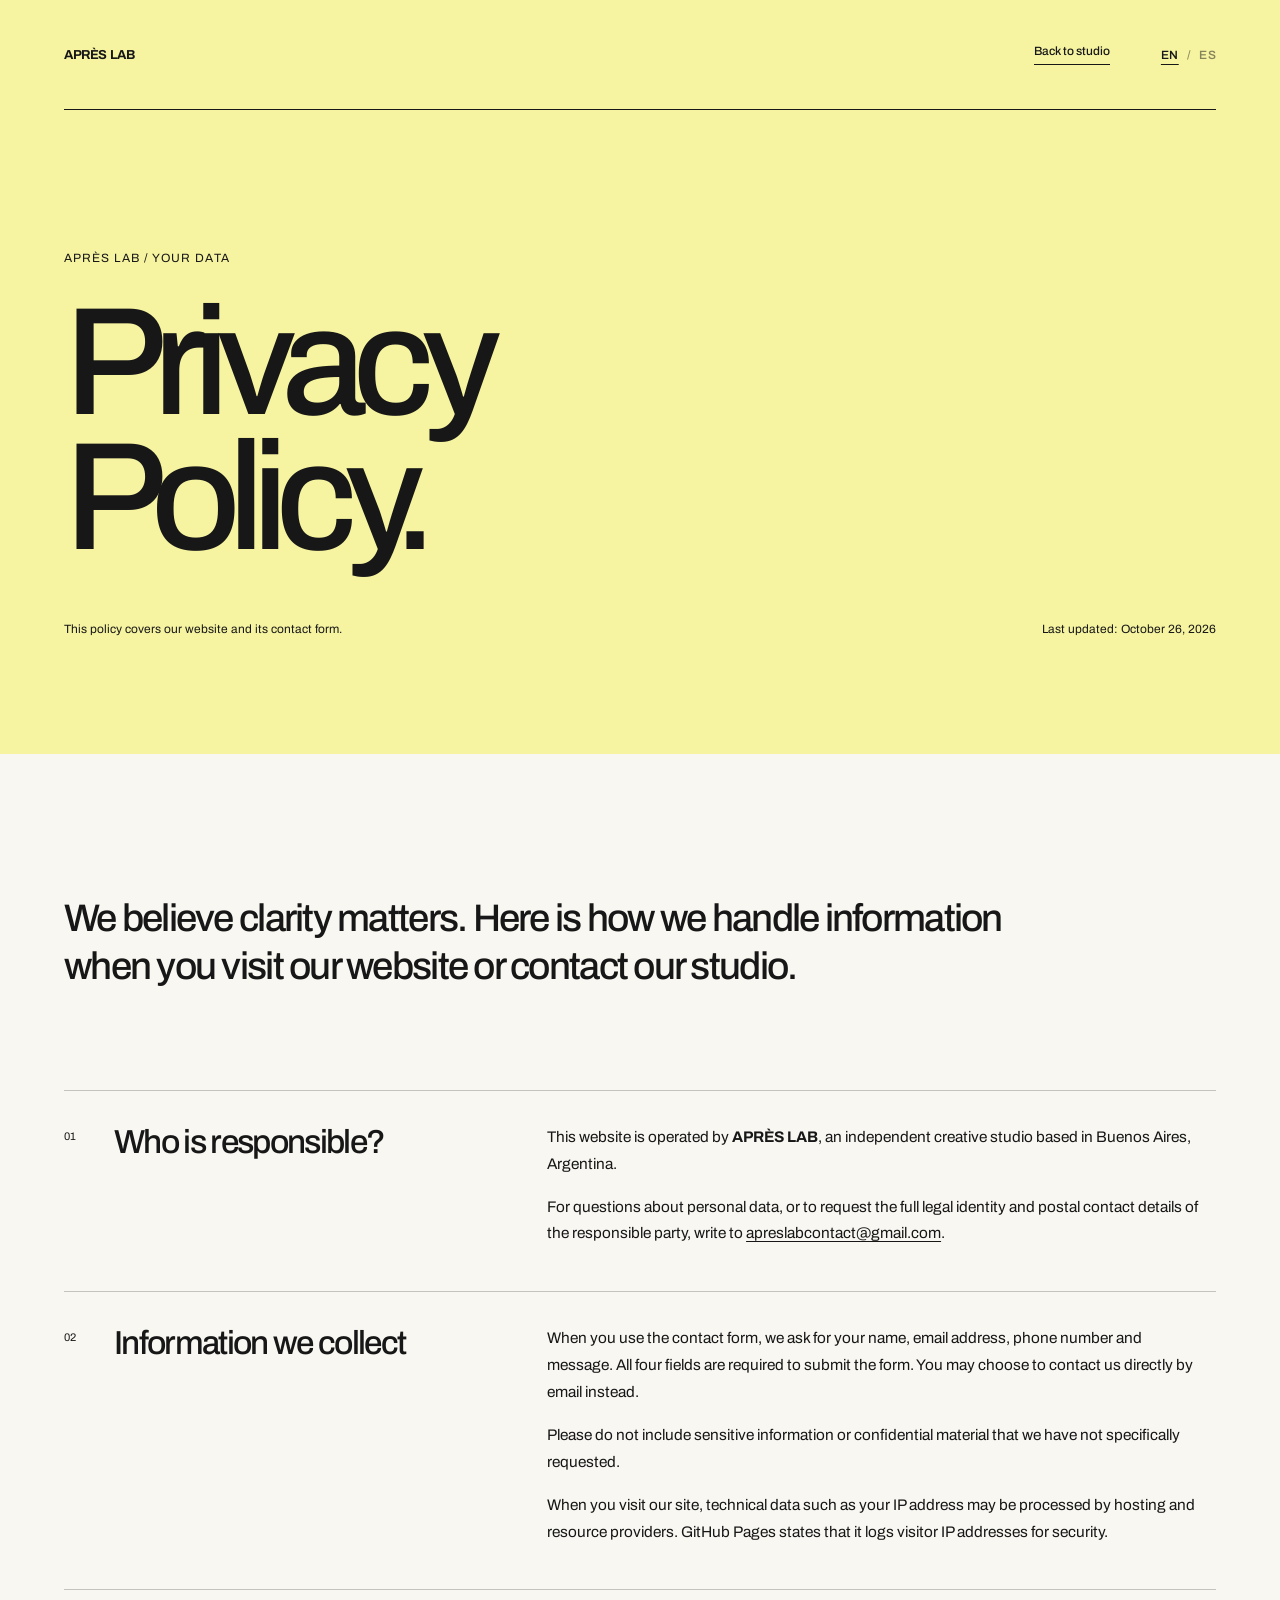
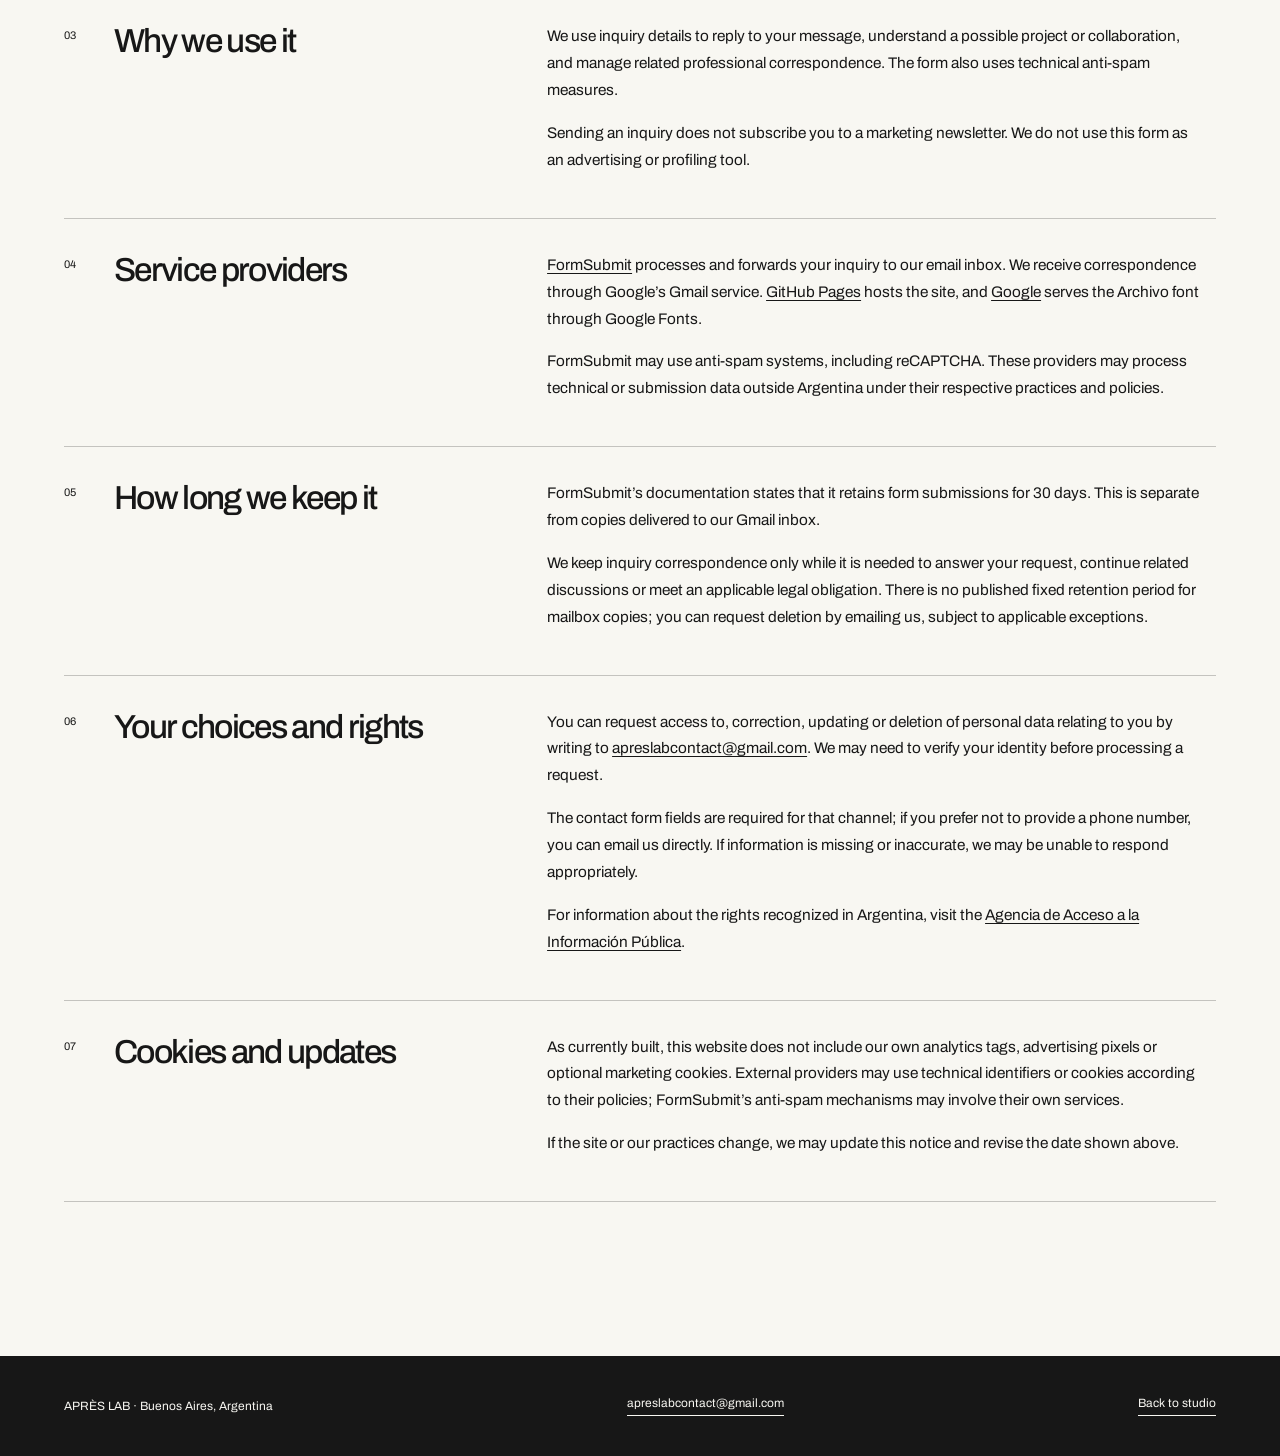
<file: privacy/index.html>
<!doctype html>
<html lang="en">
<head>
  <meta charset="utf-8"/>
  <meta name="viewport" content="width=device-width, initial-scale=1"/>
  <meta name="theme-color" content="#F6F4A0"/>
  <meta name="description" content="How APRÈS LAB handles information from website visitors and contact inquiries."/>
  <meta name="robots" content="index, follow"/>
  <link rel="canonical" href="https://apreslab.github.io/privacy/"/>
  <link rel="alternate" hreflang="en" href="https://apreslab.github.io/privacy/"/>
  <link rel="alternate" hreflang="es" href="https://apreslab.github.io/es/privacidad/"/>
  <title>Privacy Policy — APRÈS LAB</title>
  <link rel="icon" href="../assets/apres-lab-logo.svg" type="image/svg+xml"/>
  <link rel="preconnect" href="https://fonts.googleapis.com"/>
  <link rel="preconnect" href="https://fonts.gstatic.com" crossorigin/>
  <link href="https://fonts.googleapis.com/css2?family=Archivo:wght@400;450;500;550;600;650;700&display=swap" rel="stylesheet"/>
  <link rel="stylesheet" href="../styles.css"/>
</head>
<body class="privacy-page">
  <a class="skip-link" href="#policy-content">Skip to content</a>
  <header class="privacy-header">
    <div class="privacy-header__inner">
      <a class="wordmark" href="../" aria-label="APRÈS LAB — Back to home">APRÈS LAB</a>
      <div class="privacy-header__right">
        <a href="../" class="privacy-header__back">Back to studio</a>
        <nav class="language-switch" aria-label="Choose language">
          <a href="./" lang="en" hreflang="en" aria-current="page">EN</a>
          <span aria-hidden="true">/</span>
          <a href="../es/privacidad/" lang="es" hreflang="es">ES</a>
        </nav>
      </div>
    </div>
  </header>
  <main>
    <section class="privacy-hero" aria-labelledby="policy-heading">
      <p class="privacy-hero__eyebrow">APRÈS LAB / YOUR DATA</p>
      <h1 id="policy-heading">Privacy<br>Policy.</h1>
      <div class="privacy-hero__meta"><p>This policy covers our website and its contact form.</p><p>Last updated: October 26, 2026</p></div>
    </section>
    <section class="privacy-content" id="policy-content" aria-label="Privacy information">
      <p class="privacy-content__intro">We believe clarity matters. Here is how we handle information when you visit our website or contact our studio.</p>
      <ol class="privacy-list">
      <li class="privacy-item">
        <div class="privacy-item__title">
          <span class="privacy-item__number">01</span>
          <h2>Who is responsible?</h2>
        </div>
        <div class="privacy-item__text"><p>This website is operated by <strong>APRÈS LAB</strong>, an independent creative studio based in Buenos Aires, Argentina.</p><p>For questions about personal data, or to request the full legal identity and postal contact details of the responsible party, write to <a href="mailto:apreslabcontact@gmail.com">apreslabcontact@gmail.com</a>.</p></div>
      </li>
      <li class="privacy-item">
        <div class="privacy-item__title">
          <span class="privacy-item__number">02</span>
          <h2>Information we collect</h2>
        </div>
        <div class="privacy-item__text"><p>When you use the contact form, we ask for your name, email address, phone number and message. All four fields are required to submit the form. You may choose to contact us directly by email instead.</p><p>Please do not include sensitive information or confidential material that we have not specifically requested.</p><p>When you visit our site, technical data such as your IP address may be processed by hosting and resource providers. GitHub Pages states that it logs visitor IP addresses for security.</p></div>
      </li>
      <li class="privacy-item">
        <div class="privacy-item__title">
          <span class="privacy-item__number">03</span>
          <h2>Why we use it</h2>
        </div>
        <div class="privacy-item__text"><p>We use inquiry details to reply to your message, understand a possible project or collaboration, and manage related professional correspondence. The form also uses technical anti-spam measures.</p><p>Sending an inquiry does not subscribe you to a marketing newsletter. We do not use this form as an advertising or profiling tool.</p></div>
      </li>
      <li class="privacy-item">
        <div class="privacy-item__title">
          <span class="privacy-item__number">04</span>
          <h2>Service providers</h2>
        </div>
        <div class="privacy-item__text"><p><a href="https://formsubmit.co/privacy.pdf" target="_blank" rel="noopener noreferrer">FormSubmit</a> processes and forwards your inquiry to our email inbox. We receive correspondence through Google’s Gmail service. <a href="https://docs.github.com/en/site-policy/privacy-policies/github-general-privacy-statement" target="_blank" rel="noopener noreferrer">GitHub Pages</a> hosts the site, and <a href="https://policies.google.com/privacy" target="_blank" rel="noopener noreferrer">Google</a> serves the Archivo font through Google Fonts.</p><p>FormSubmit may use anti-spam systems, including reCAPTCHA. These providers may process technical or submission data outside Argentina under their respective practices and policies.</p></div>
      </li>
      <li class="privacy-item">
        <div class="privacy-item__title">
          <span class="privacy-item__number">05</span>
          <h2>How long we keep it</h2>
        </div>
        <div class="privacy-item__text"><p>FormSubmit’s documentation states that it retains form submissions for 30 days. This is separate from copies delivered to our Gmail inbox.</p><p>We keep inquiry correspondence only while it is needed to answer your request, continue related discussions or meet an applicable legal obligation. There is no published fixed retention period for mailbox copies; you can request deletion by emailing us, subject to applicable exceptions.</p></div>
      </li>
      <li class="privacy-item">
        <div class="privacy-item__title">
          <span class="privacy-item__number">06</span>
          <h2>Your choices and rights</h2>
        </div>
        <div class="privacy-item__text"><p>You can request access to, correction, updating or deletion of personal data relating to you by writing to <a href="mailto:apreslabcontact@gmail.com">apreslabcontact@gmail.com</a>. We may need to verify your identity before processing a request.</p><p>The contact form fields are required for that channel; if you prefer not to provide a phone number, you can email us directly. If information is missing or inaccurate, we may be unable to respond appropriately.</p><p>For information about the rights recognized in Argentina, visit the <a href="https://www.argentina.gob.ar/aaip/datospersonales/derechos" target="_blank" rel="noopener noreferrer">Agencia de Acceso a la Información Pública</a>.</p></div>
      </li>
      <li class="privacy-item">
        <div class="privacy-item__title">
          <span class="privacy-item__number">07</span>
          <h2>Cookies and updates</h2>
        </div>
        <div class="privacy-item__text"><p>As currently built, this website does not include our own analytics tags, advertising pixels or optional marketing cookies. External providers may use technical identifiers or cookies according to their policies; FormSubmit’s anti-spam mechanisms may involve their own services.</p><p>If the site or our practices change, we may update this notice and revise the date shown above.</p></div>
      </li>
      </ol>
    </section>
  </main>
  <footer class="privacy-footer">
    <p>APRÈS LAB <span aria-hidden="true">·</span> Buenos Aires, Argentina</p>
    <a href="mailto:apreslabcontact@gmail.com">apreslabcontact@gmail.com</a>
    <a href="../">Back to studio</a>
  </footer>
</body>
</html>
</file>
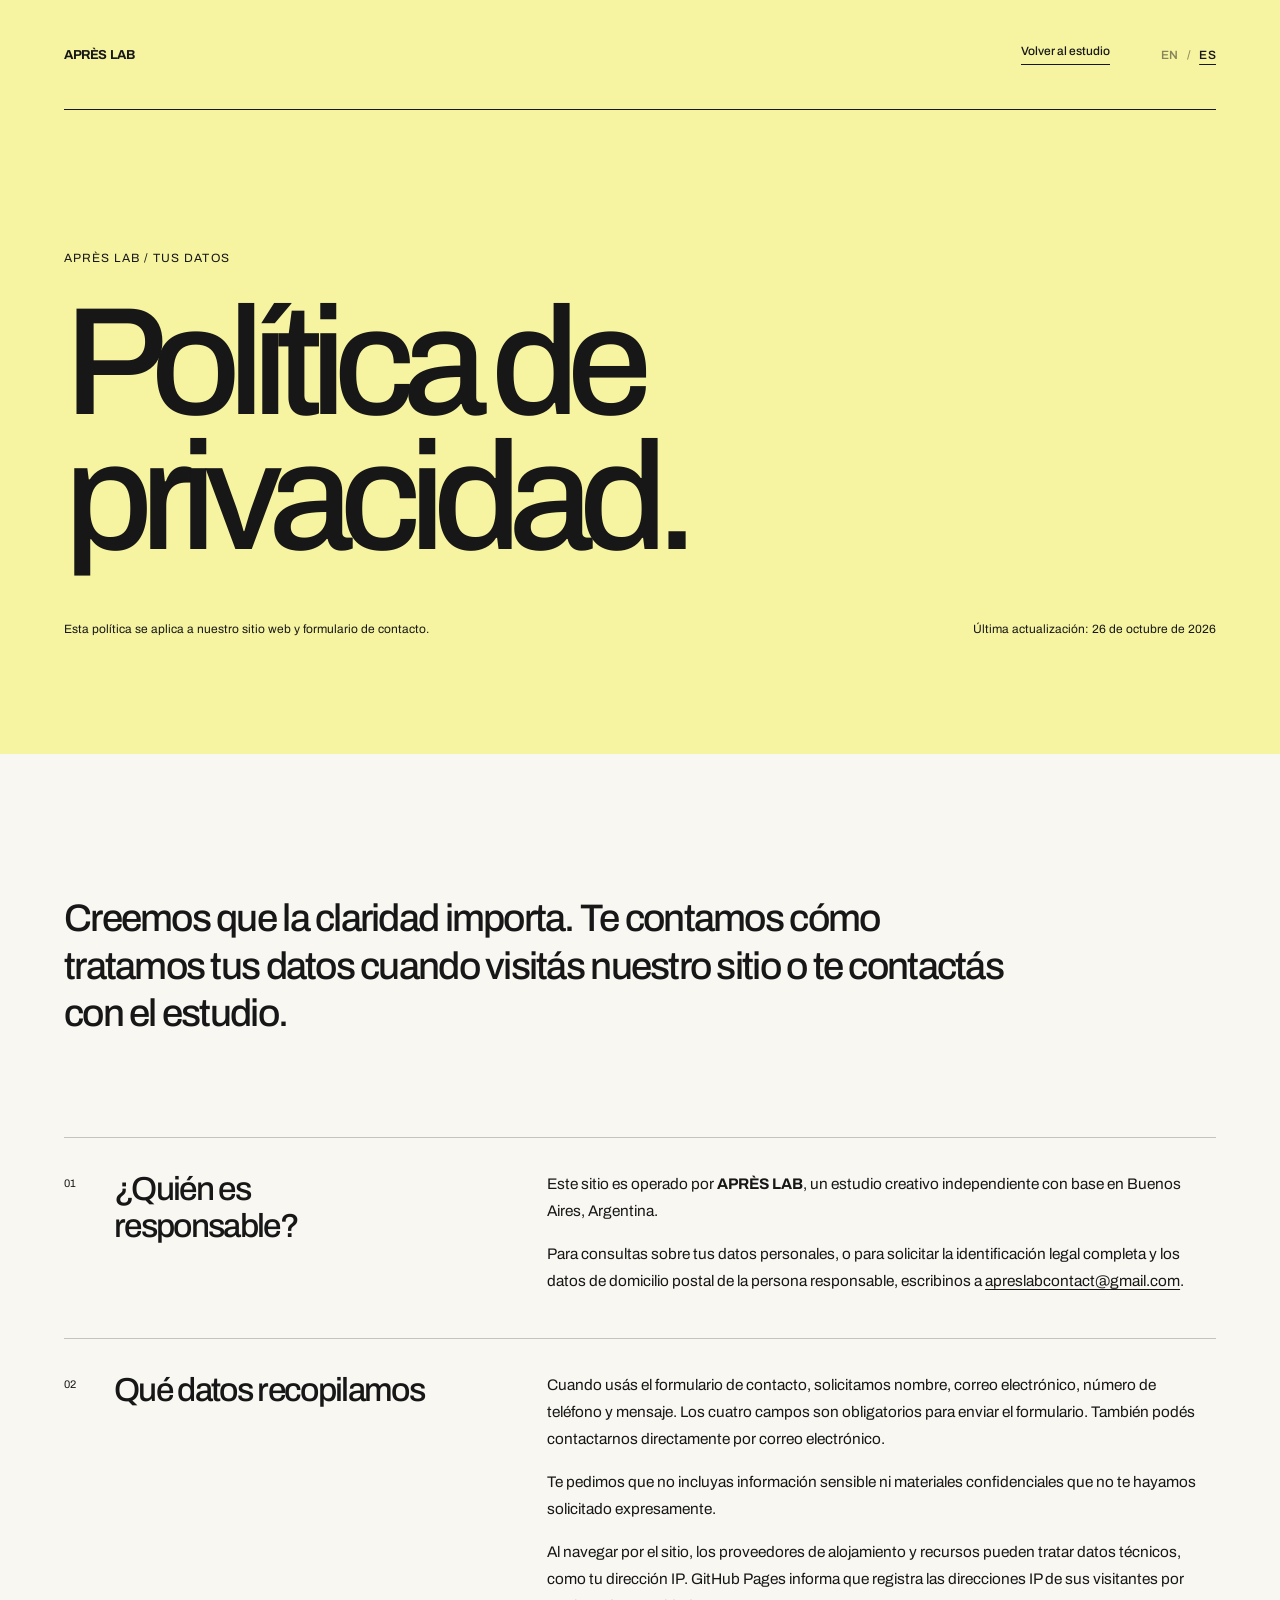
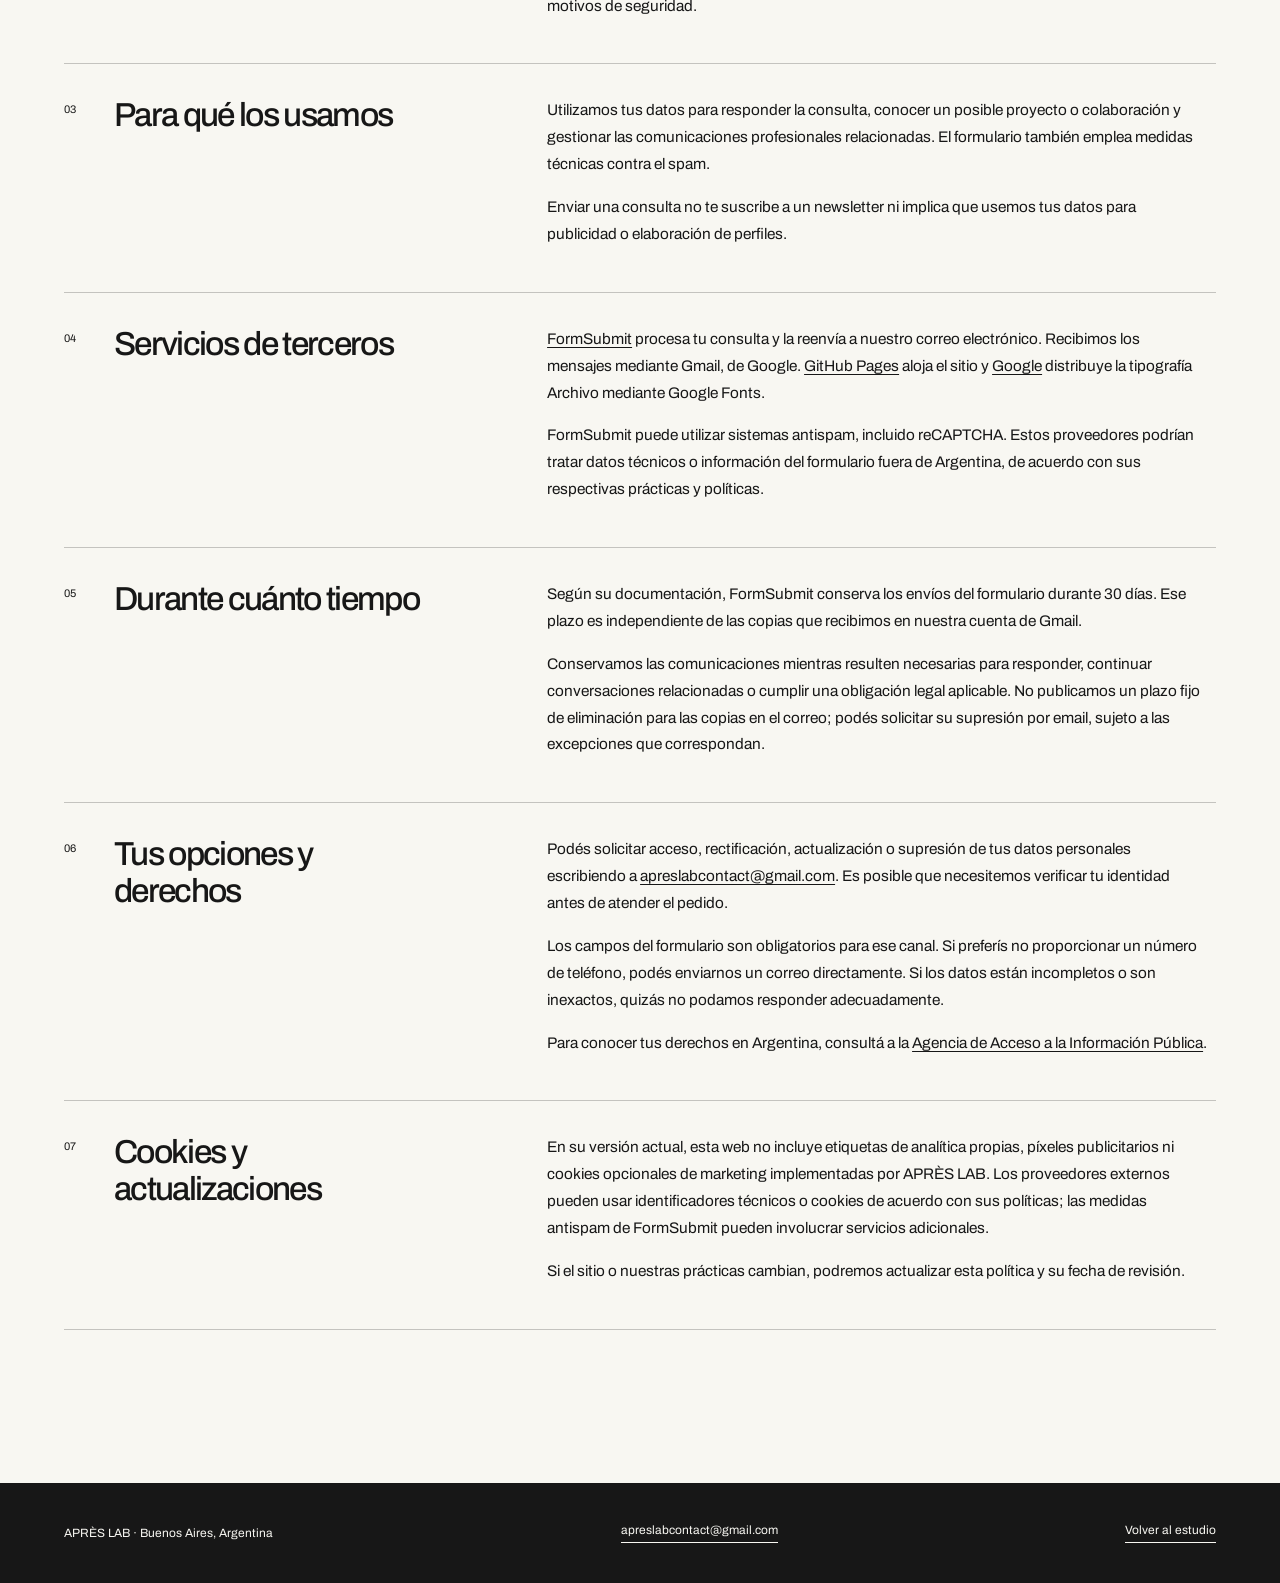
<file: es/privacidad/index.html>
<!doctype html>
<html lang="es-AR">
<head>
  <meta charset="utf-8"/>
  <meta name="viewport" content="width=device-width, initial-scale=1"/>
  <meta name="theme-color" content="#F6F4A0"/>
  <meta name="description" content="Cómo APRÈS LAB trata los datos personales de quienes visitan nuestra web o envían consultas."/>
  <meta name="robots" content="index, follow"/>
  <link rel="canonical" href="https://apreslab.github.io/es/privacidad/"/>
  <link rel="alternate" hreflang="en" href="https://apreslab.github.io/privacy/"/>
  <link rel="alternate" hreflang="es" href="https://apreslab.github.io/es/privacidad/"/>
  <title>Política de privacidad — APRÈS LAB</title>
  <link rel="icon" href="../../assets/apres-lab-logo.svg" type="image/svg+xml"/>
  <link rel="preconnect" href="https://fonts.googleapis.com"/>
  <link rel="preconnect" href="https://fonts.gstatic.com" crossorigin/>
  <link href="https://fonts.googleapis.com/css2?family=Archivo:wght@400;450;500;550;600;650;700&display=swap" rel="stylesheet"/>
  <link rel="stylesheet" href="../../styles.css"/>
</head>
<body class="privacy-page">
  <a class="skip-link" href="#policy-content">Saltar al contenido</a>
  <header class="privacy-header">
    <div class="privacy-header__inner">
      <a class="wordmark" href="../../" aria-label="APRÈS LAB — Volver al inicio">APRÈS LAB</a>
      <div class="privacy-header__right">
        <a href="../../" class="privacy-header__back">Volver al estudio</a>
        <nav class="language-switch" aria-label="Elegir idioma">
          <a href="../../privacy/" lang="en" hreflang="en">EN</a>
          <span aria-hidden="true">/</span>
          <a href="./" lang="es" hreflang="es" aria-current="page">ES</a>
        </nav>
      </div>
    </div>
  </header>
  <main>
    <section class="privacy-hero" aria-labelledby="policy-heading">
      <p class="privacy-hero__eyebrow">APRÈS LAB / TUS DATOS</p>
      <h1 id="policy-heading">Política de<br>privacidad.</h1>
      <div class="privacy-hero__meta"><p>Esta política se aplica a nuestro sitio web y formulario de contacto.</p><p>Última actualización: 26 de octubre de 2026</p></div>
    </section>
    <section class="privacy-content" id="policy-content" aria-label="Información sobre privacidad">
      <p class="privacy-content__intro">Creemos que la claridad importa. Te contamos cómo tratamos tus datos cuando visitás nuestro sitio o te contactás con el estudio.</p>
      <ol class="privacy-list">
      <li class="privacy-item">
        <div class="privacy-item__title">
          <span class="privacy-item__number">01</span>
          <h2>¿Quién es responsable?</h2>
        </div>
        <div class="privacy-item__text"><p>Este sitio es operado por <strong>APRÈS LAB</strong>, un estudio creativo independiente con base en Buenos Aires, Argentina.</p><p>Para consultas sobre tus datos personales, o para solicitar la identificación legal completa y los datos de domicilio postal de la persona responsable, escribinos a <a href="mailto:apreslabcontact@gmail.com">apreslabcontact@gmail.com</a>.</p></div>
      </li>
      <li class="privacy-item">
        <div class="privacy-item__title">
          <span class="privacy-item__number">02</span>
          <h2>Qué datos recopilamos</h2>
        </div>
        <div class="privacy-item__text"><p>Cuando usás el formulario de contacto, solicitamos nombre, correo electrónico, número de teléfono y mensaje. Los cuatro campos son obligatorios para enviar el formulario. También podés contactarnos directamente por correo electrónico.</p><p>Te pedimos que no incluyas información sensible ni materiales confidenciales que no te hayamos solicitado expresamente.</p><p>Al navegar por el sitio, los proveedores de alojamiento y recursos pueden tratar datos técnicos, como tu dirección IP. GitHub Pages informa que registra las direcciones IP de sus visitantes por motivos de seguridad.</p></div>
      </li>
      <li class="privacy-item">
        <div class="privacy-item__title">
          <span class="privacy-item__number">03</span>
          <h2>Para qué los usamos</h2>
        </div>
        <div class="privacy-item__text"><p>Utilizamos tus datos para responder la consulta, conocer un posible proyecto o colaboración y gestionar las comunicaciones profesionales relacionadas. El formulario también emplea medidas técnicas contra el spam.</p><p>Enviar una consulta no te suscribe a un newsletter ni implica que usemos tus datos para publicidad o elaboración de perfiles.</p></div>
      </li>
      <li class="privacy-item">
        <div class="privacy-item__title">
          <span class="privacy-item__number">04</span>
          <h2>Servicios de terceros</h2>
        </div>
        <div class="privacy-item__text"><p><a href="https://formsubmit.co/privacy.pdf" target="_blank" rel="noopener noreferrer">FormSubmit</a> procesa tu consulta y la reenvía a nuestro correo electrónico. Recibimos los mensajes mediante Gmail, de Google. <a href="https://docs.github.com/en/site-policy/privacy-policies/github-general-privacy-statement" target="_blank" rel="noopener noreferrer">GitHub Pages</a> aloja el sitio y <a href="https://policies.google.com/privacy" target="_blank" rel="noopener noreferrer">Google</a> distribuye la tipografía Archivo mediante Google Fonts.</p><p>FormSubmit puede utilizar sistemas antispam, incluido reCAPTCHA. Estos proveedores podrían tratar datos técnicos o información del formulario fuera de Argentina, de acuerdo con sus respectivas prácticas y políticas.</p></div>
      </li>
      <li class="privacy-item">
        <div class="privacy-item__title">
          <span class="privacy-item__number">05</span>
          <h2>Durante cuánto tiempo</h2>
        </div>
        <div class="privacy-item__text"><p>Según su documentación, FormSubmit conserva los envíos del formulario durante 30 días. Ese plazo es independiente de las copias que recibimos en nuestra cuenta de Gmail.</p><p>Conservamos las comunicaciones mientras resulten necesarias para responder, continuar conversaciones relacionadas o cumplir una obligación legal aplicable. No publicamos un plazo fijo de eliminación para las copias en el correo; podés solicitar su supresión por email, sujeto a las excepciones que correspondan.</p></div>
      </li>
      <li class="privacy-item">
        <div class="privacy-item__title">
          <span class="privacy-item__number">06</span>
          <h2>Tus opciones y derechos</h2>
        </div>
        <div class="privacy-item__text"><p>Podés solicitar acceso, rectificación, actualización o supresión de tus datos personales escribiendo a <a href="mailto:apreslabcontact@gmail.com">apreslabcontact@gmail.com</a>. Es posible que necesitemos verificar tu identidad antes de atender el pedido.</p><p>Los campos del formulario son obligatorios para ese canal. Si preferís no proporcionar un número de teléfono, podés enviarnos un correo directamente. Si los datos están incompletos o son inexactos, quizás no podamos responder adecuadamente.</p><p>Para conocer tus derechos en Argentina, consultá a la <a href="https://www.argentina.gob.ar/aaip/datospersonales/derechos" target="_blank" rel="noopener noreferrer">Agencia de Acceso a la Información Pública</a>.</p></div>
      </li>
      <li class="privacy-item">
        <div class="privacy-item__title">
          <span class="privacy-item__number">07</span>
          <h2>Cookies y actualizaciones</h2>
        </div>
        <div class="privacy-item__text"><p>En su versión actual, esta web no incluye etiquetas de analítica propias, píxeles publicitarios ni cookies opcionales de marketing implementadas por APRÈS LAB. Los proveedores externos pueden usar identificadores técnicos o cookies de acuerdo con sus políticas; las medidas antispam de FormSubmit pueden involucrar servicios adicionales.</p><p>Si el sitio o nuestras prácticas cambian, podremos actualizar esta política y su fecha de revisión.</p></div>
      </li>
      </ol>
    </section>
  </main>
  <footer class="privacy-footer">
    <p>APRÈS LAB <span aria-hidden="true">·</span> Buenos Aires, Argentina</p>
    <a href="mailto:apreslabcontact@gmail.com">apreslabcontact@gmail.com</a>
    <a href="../../">Volver al estudio</a>
  </footer>
</body>
</html>
</file>
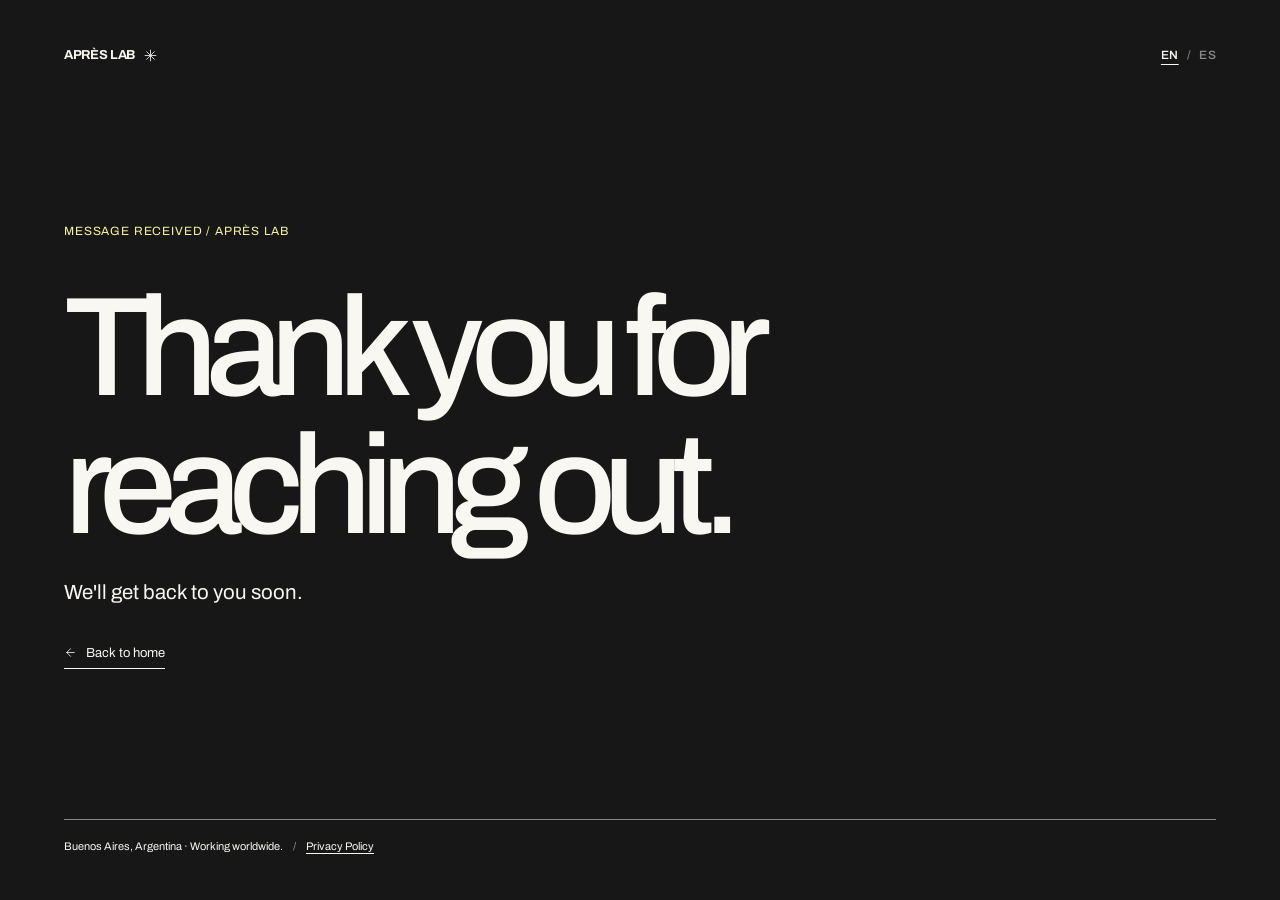
<file: thanks.html>
<!doctype html>
<html lang="en">
<head>
  <meta charset="utf-8" />
  <meta name="viewport" content="width=device-width, initial-scale=1" />
  <meta name="theme-color" content="#171717" />
  <meta name="robots" content="noindex" />
  <link rel="alternate" hreflang="en" href="https://apreslab.github.io/thanks.html" />
  <link rel="alternate" hreflang="es" href="https://apreslab.github.io/es/thanks.html" />
  <title>Thank you — APRÈS LAB</title>
  <link rel="icon" href="./assets/apres-lab-logo.svg" type="image/svg+xml" />
  <link rel="preconnect" href="https://fonts.googleapis.com" />
  <link rel="preconnect" href="https://fonts.gstatic.com" crossorigin />
  <link href="https://fonts.googleapis.com/css2?family=Archivo:wght@400;500;600;700&display=swap" rel="stylesheet" />
  <link rel="stylesheet" href="./styles.css" />
</head>
<body class="thanks-page">
  <main class="thanks-page__main">
    <header class="thanks-page__header">
      <a href="./index.html" class="thanks-page__brand">APRÈS LAB <svg class="ui-icon ui-icon--asterisk" viewBox="0 0 24 24" fill="none" stroke="currentColor" stroke-width="1.5" stroke-linecap="round" stroke-linejoin="round" aria-hidden="true" focusable="false"><path d="M12 2v20 M2 12h20 M4.93 4.93l14.14 14.14 M19.07 4.93 4.93 19.07"/></svg></a>
      <nav class="language-switch" aria-label="Choose language">
        <a href="./thanks.html" lang="en" hreflang="en" aria-current="page">EN</a>
        <span aria-hidden="true">/</span>
        <a href="./es/thanks.html" lang="es" hreflang="es">ES</a>
      </nav>
    </header>
    <div class="thanks-page__content">
      <p class="thanks-page__kicker">Message received / APRÈS LAB</p>
      <h1>Thank you for reaching out.</h1>
      <p>We'll get back to you soon.</p>
      <a class="thanks-page__back" href="./index.html"><svg class="ui-icon ui-icon--left" viewBox="0 0 24 24" fill="none" stroke="currentColor" stroke-width="1.5" stroke-linecap="round" stroke-linejoin="round" aria-hidden="true" focusable="false"><path d="M19 12H5 M12 19l-7-7 7-7"/></svg> Back to home</a>
    </div>
    <footer class="thanks-page__footer">Buenos Aires, Argentina · Working worldwide. <span class="footer__legal-sep" aria-hidden="true">/</span> <a class="footer__privacy-link" href="./privacy/">Privacy Policy</a></footer>
  </main>
</body>
</html>
</file>
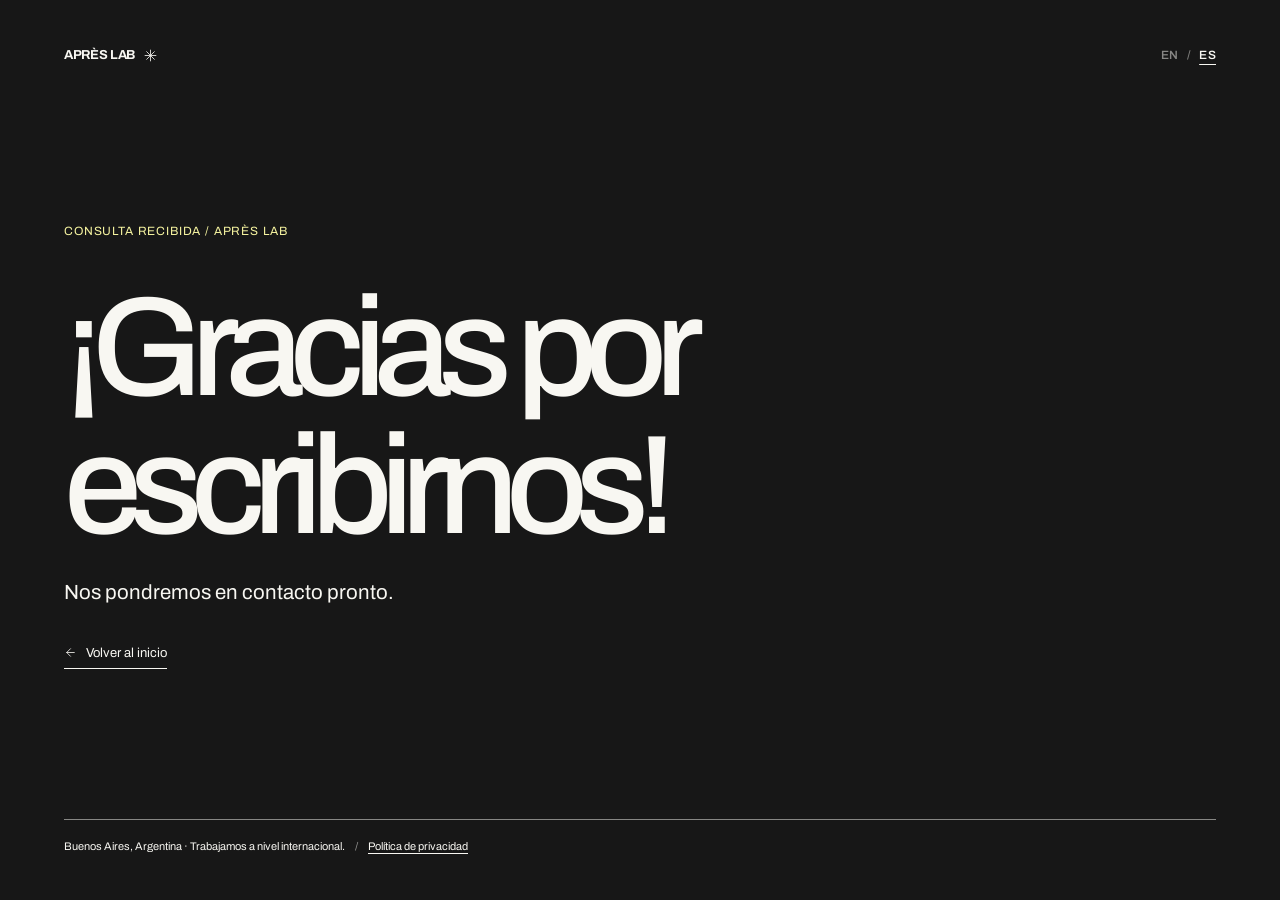
<file: es/thanks.html>
<!doctype html>
<html lang="es-AR">
<head>
  <meta charset="utf-8" />
  <meta name="viewport" content="width=device-width, initial-scale=1" />
  <meta name="theme-color" content="#171717" />
  <meta name="robots" content="noindex" />
  <link rel="alternate" hreflang="en" href="https://apreslab.github.io/thanks.html" />
  <link rel="alternate" hreflang="es" href="https://apreslab.github.io/es/thanks.html" />
  <title>Gracias — APRÈS LAB</title>
  <link rel="icon" href="../assets/apres-lab-logo.svg" type="image/svg+xml" />
  <link rel="preconnect" href="https://fonts.googleapis.com" />
  <link rel="preconnect" href="https://fonts.gstatic.com" crossorigin />
  <link href="https://fonts.googleapis.com/css2?family=Archivo:wght@400;500;600;700&display=swap" rel="stylesheet" />
  <link rel="stylesheet" href="../styles.css" />
</head>
<body class="thanks-page">
  <main class="thanks-page__main">
    <header class="thanks-page__header">
      <a href="./" class="thanks-page__brand">APRÈS LAB <svg class="ui-icon ui-icon--asterisk" viewBox="0 0 24 24" fill="none" stroke="currentColor" stroke-width="1.5" stroke-linecap="round" stroke-linejoin="round" aria-hidden="true" focusable="false"><path d="M12 2v20 M2 12h20 M4.93 4.93l14.14 14.14 M19.07 4.93 4.93 19.07"/></svg></a>
      <nav class="language-switch" aria-label="Elegir idioma">
        <a href="../thanks.html" lang="en" hreflang="en">EN</a>
        <span aria-hidden="true">/</span>
        <a href="./thanks.html" lang="es" hreflang="es" aria-current="page">ES</a>
      </nav>
    </header>
    <div class="thanks-page__content">
      <p class="thanks-page__kicker">Consulta recibida / APRÈS LAB</p>
      <h1>¡Gracias por escribirnos!</h1>
      <p>Nos pondremos en contacto pronto.</p>
      <a class="thanks-page__back" href="./index.html"><svg class="ui-icon ui-icon--left" viewBox="0 0 24 24" fill="none" stroke="currentColor" stroke-width="1.5" stroke-linecap="round" stroke-linejoin="round" aria-hidden="true" focusable="false"><path d="M19 12H5 M12 19l-7-7 7-7"/></svg> Volver al inicio</a>
    </div>
    <footer class="thanks-page__footer">Buenos Aires, Argentina · Trabajamos a nivel internacional. <span class="footer__legal-sep" aria-hidden="true">/</span> <a class="footer__privacy-link" href="./privacidad/">Política de privacidad</a></footer>
  </main>
</body>
</html>
</file>
<file: styles.css>
:root{--yellow:#F6F4A0;--paper:#F8F7F2;--ink:#171717;--muted:#64645d;--line:rgba(23,23,23,.23);--side:clamp(24px,5vw,86px)}*{box-sizing:border-box}html{scroll-behavior:smooth}body{margin:0;background:var(--paper);color:var(--ink);font-family:"Archivo",Arial,sans-serif;-webkit-font-smoothing:antialiased}a{color:inherit;text-decoration:none}button{font:inherit}::selection{background:#171717;color:#f6f4a0}:focus-visible{outline:2px solid currentColor;outline-offset:5px}.skip-link{position:fixed;top:-100px;left:16px;background:#fff;padding:12px;z-index:100}.skip-link:focus{top:16px}.hero{min-height:100svh;background:var(--yellow);position:relative;padding:0 var(--side);display:flex;flex-direction:column}.site-header{height:108px;display:flex;align-items:center;justify-content:space-between;position:relative;z-index:5}.wordmark{font-size:13px;font-weight:700;letter-spacing:-.03em;display:flex;align-items:center;gap:14px}.wordmark__symbol{font-size:17px;font-weight:400}.desktop-nav{display:flex;align-items:center;gap:clamp(20px,3.4vw,60px);font-size:12px;font-weight:500}.desktop-nav a{transition:opacity .2s ease}.desktop-nav a:hover{opacity:.55}.desktop-nav a:last-child{border-bottom:1px solid currentColor;padding-bottom:7px}.desktop-nav a:last-child span{margin-left:22px}.menu-toggle,.mobile-nav{display:none}.hero__middle{display:flex;flex:1;min-height:440px;flex-direction:column;align-items:center;justify-content:center;padding:24px 0 16px}.hero__eyebrow{text-align:center;margin:0 0 16px;font-size:clamp(11px,1.15vw,14px);font-weight:500;letter-spacing:.06em;text-transform:uppercase}.hero__logo{margin:0;line-height:0;width:min(48vw,500px);min-width:280px}.hero__logo img{width:100%;height:auto;display:block}.hero__note{font-size:12px;letter-spacing:.02em;transform:rotate(-5deg);margin:-8px 0 0 46%;font-weight:500}.hero__bottom{padding:20px 0 42px;display:grid;grid-template-columns:1fr 1fr 1fr;align-items:end;gap:20px;font-size:clamp(11px,1vw,13px);line-height:1.6}.hero__bottom p{margin:0}.hero__bottom p span{opacity:.6}.hero__bottom p:nth-child(2){justify-self:center}.hero__scroll{justify-self:end;display:flex;gap:42px;align-items:center;border-bottom:1px solid currentColor;padding:0 0 7px}.hero__scroll span{font-size:22px;line-height:1}.hero__edge-number{position:absolute;right:var(--side);top:50%;writing-mode:vertical-rl;font-size:10px;letter-spacing:.12em;opacity:.42}.section-pad{padding:58px var(--side) 42px}.section-heading{display:flex;justify-content:space-between;align-items:center;border-top:1px solid var(--ink);padding:19px 0 0;font-size:12px;font-weight:500}.section-aside{opacity:.56}.about{background:var(--paper);min-height:760px;display:flex;flex-direction:column}.about__grid{display:grid;grid-template-columns:1.15fr .85fr;gap:12vw;padding:clamp(94px,13vw,205px) 0 110px;align-items:start}.about__statement{font-weight:500;font-size:clamp(42px,5.6vw,99px);letter-spacing:-.075em;line-height:.99;margin:0}.about__statement em{font-style:normal;text-decoration:underline;text-decoration-thickness:2px;text-underline-offset:13px}.about__copy{max-width:480px;font-size:clamp(14px,1.13vw,17px);line-height:1.75;letter-spacing:-.01em}.about__copy p{margin:0 0 24px}.about__copy .about__lead{font-size:clamp(20px,1.8vw,28px);line-height:1.32;font-weight:500;letter-spacing:-.04em;margin-bottom:35px}.section-end{border-top:1px solid var(--line);padding:18px 0 0;display:flex;justify-content:space-between;margin-top:auto;font-size:11px}.section-end span:last-child{font-size:22px}.services{background:#eeede8;min-height:800px}.services__intro{display:flex;align-items:end;justify-content:space-between;gap:30px;padding:clamp(85px,11vw,160px) 0 56px}.services__intro h2{font-size:clamp(60px,9vw,155px);font-weight:500;letter-spacing:-.09em;line-height:.85;margin:0}.period{color:#a7a87d}.services__intro p{font-size:13px;margin:0 0 8px}.services__list{padding:0;margin:0 0 110px;list-style:none}.service{display:grid;grid-template-columns:70px minmax(0,1fr) minmax(210px,.75fr) 22px;gap:20px;align-items:center;min-height:170px;padding:26px 0;border-top:1px solid var(--line)}.service:last-child{border-bottom:1px solid var(--line)}.service__number{font-size:12px;align-self:start;padding-top:9px}.service h3{font-size:clamp(25px,3vw,49px);font-weight:500;letter-spacing:-.055em;line-height:1.05;margin:0}.service p{font-size:13px;line-height:1.8;max-width:340px}.service p span{padding:0 5px}.service__asterisk{align-self:start;font-size:21px;font-weight:400}.contact{background:var(--ink);color:var(--paper);min-height:690px;display:flex;flex-direction:column}.section-heading--inverse{border-color:rgba(248,247,242,.7)}.contact__body{flex:1;display:flex;flex-direction:column;justify-content:center;padding:90px 0 115px}.contact__intro{font-size:clamp(13px,1.2vw,16px);margin:0 0 30px}.contact h2{font-size:clamp(100px,16vw,260px);line-height:.77;letter-spacing:-.1em;font-weight:500;margin:0 0 70px}.contact h2 span{color:var(--yellow)}.contact__email{display:inline-flex;align-items:center;gap:clamp(20px,6vw,90px);font-size:clamp(20px,3vw,43px);letter-spacing:-.055em;border-bottom:1px solid #aaa;padding-bottom:15px;align-self:start;transition:color .2s ease}.contact__email:hover{color:var(--yellow)}.contact__email span{font-size:clamp(22px,3vw,40px)}.footer{border-top:1px solid #6a6a67;display:grid;grid-template-columns:1fr 1fr auto;gap:18px;padding-top:22px;align-items:center;font-size:11px}.footer p{margin:0}.footer p:first-child{display:flex;gap:22px}.footer p:first-child span{opacity:.55}.footer__sep{padding:0 9px}.footer a span{margin-left:28px}@media (min-width:1800px){.page{max-width:2100px;margin:auto}}@media (max-width:900px){.hero__logo{width:min(70vw,490px)}.about__grid{gap:40px}.service{grid-template-columns:42px minmax(0,1fr) minmax(170px,.8fr) 20px}.service h3{font-size:29px}.contact h2{font-size:clamp(90px,16vw,160px)}}@media (max-width:640px){:root{--side:22px}.site-header{height:78px}.desktop-nav{display:none}.menu-toggle{display:flex;flex-direction:column;gap:7px;justify-content:center;width:38px;height:40px;border:0;background:none;padding:7px;cursor:pointer;z-index:7}.menu-toggle span{display:block;width:24px;height:1.5px;background:var(--ink);transition:transform .2s ease}.menu-toggle[aria-expanded="true"] span:first-child{transform:translateY(4.25px) rotate(45deg)}.menu-toggle[aria-expanded="true"] span:last-child{transform:translateY(-4.25px) rotate(-45deg)}.mobile-nav:not([hidden]){display:flex;position:absolute;left:calc(-1 * var(--side));right:calc(-1 * var(--side));top:78px;flex-direction:column;background:var(--yellow);padding:25px var(--side) 35px;gap:19px;border-top:1px solid var(--line);font-size:24px;letter-spacing:-.05em}.mobile-nav a{display:flex;justify-content:space-between}.hero{min-height:100svh}.hero__middle{min-height:360px;padding:0 0 30px}.hero__eyebrow{font-size:10px;margin-bottom:12px}.hero__logo{width:80vw;min-width:0}.hero__note{font-size:11px;margin-top:-5px;margin-left:44%}.hero__bottom{grid-template-columns:1fr auto;padding:12px 0 23px;gap:26px 12px;font-size:10px}.hero__bottom p:nth-child(2){justify-self:end;text-align:right}.hero__scroll{grid-column:1/-1;justify-self:stretch;justify-content:space-between;padding-top:14px}.hero__edge-number{display:none}.section-pad{padding:35px var(--side) 26px}.section-heading{font-size:11px;padding-top:14px}.about{min-height:auto}.about__grid{display:block;padding:95px 0 80px}.about__statement{font-size:clamp(44px,11vw,72px);margin-bottom:85px}.about__statement em{text-underline-offset:7px}.about__copy{font-size:15px}.about__copy .about__lead{font-size:23px}.section-end{font-size:10px}.services__intro{display:block;padding:92px 0 42px}.services__intro h2{font-size:clamp(60px,14vw,90px);margin-bottom:25px}.services__intro p{font-size:12px}.services__list{margin-bottom:90px}.service{grid-template-columns:32px 1fr 18px;min-height:0;gap:8px;padding:25px 0}.service__number{font-size:10px;padding-top:5px}.service h3{font-size:clamp(25px,7vw,35px)}.service p{grid-column:2;grid-row:2;max-width:280px;font-size:12px;margin:10px 0 0}.service__asterisk{grid-column:3;grid-row:1}.contact{min-height:640px}.contact__body{padding:105px 0 140px}.contact__intro{font-size:12px}.contact h2{font-size:clamp(92px,21vw,145px);margin-bottom:75px}.contact__email{font-size:clamp(20px,5.4vw,28px);gap:14px;max-width:100%;overflow-wrap:anywhere}.footer{display:flex;flex-wrap:wrap;justify-content:space-between;gap:20px 18px;font-size:10px}.footer p:nth-child(2){order:3;width:100%}.footer a span{margin-left:8px}}@media(prefers-reduced-motion:reduce){html{scroll-behavior:auto}*,*:before,*:after{transition:none!important;animation:none!important}}

/* APRÈS LAB contact form and concise about headline */
.about__statement {
  font-size: clamp(42px, 4.5vw, 78px);
  letter-spacing: -.068em;
}
.contact {
  min-height: 790px;
}
.contact__body {
  display: grid;
  grid-template-columns: minmax(0, .94fr) minmax(0, 1.06fr);
  align-items: start;
  gap: clamp(42px, 7vw, 140px);
  padding: clamp(100px, 12vw, 180px) 0 clamp(110px, 12vw, 170px);
}
.contact__heading {
  min-width: 0;
}
.contact__intro {
  margin: 0 0 43px;
  line-height: 1.6;
}
.contact h2 {
  margin: 0;
  font-size: clamp(70px, 9vw, 153px);
  letter-spacing: -.095em;
}
.contact__form-wrap {
  min-width: 0;
}
.contact-form__field {
  margin-bottom: 30px;
}
.contact-form__field label {
  display: block;
  font-size: 12px;
  font-weight: 500;
  margin-bottom: 12px;
}
.contact-form__field label span {
  color: var(--yellow);
}
.contact-form__field input,
.contact-form__field textarea {
  display: block;
  width: 100%;
  padding: 10px 0 15px;
  background: transparent;
  border: 0;
  border-bottom: 1px solid rgba(248, 247, 242, .45);
  border-radius: 0;
  color: var(--paper);
  font-family: inherit;
  font-weight: 400;
  font-size: 16px;
  line-height: 1.5;
  outline: none;
  appearance: none;
  transition: border-color .18s ease;
}
.contact-form__field input::placeholder,
.contact-form__field textarea::placeholder {
  color: rgba(248, 247, 242, .48);
  opacity: 1;
}
.contact-form__field input:focus,
.contact-form__field textarea:focus {
  border-color: var(--yellow);
}
.contact-form__field textarea {
  resize: vertical;
  min-height: 145px;
}
.contact-form__submit {
  margin-top: 8px;
  display: inline-flex;
  justify-content: space-between;
  align-items: center;
  width: 100%;
  padding: 18px 0;
  border: 0;
  border-top: 1px solid var(--paper);
  border-bottom: 1px solid var(--paper);
  color: var(--paper);
  background: transparent;
  text-align: left;
  cursor: pointer;
  font-size: clamp(19px, 2vw, 30px);
  letter-spacing: -.045em;
  transition: color .2s ease;
}
.contact-form__submit:not(:disabled):hover {
  color: var(--yellow);
}
.contact-form__submit:disabled {
  cursor: wait;
  opacity: .6;
}
.contact-form__button-arrow {
  font-size: 27px;
}
.contact-form__trap {
  position: absolute;
  width: 1px;
  height: 1px;
  overflow: hidden;
  clip-path: inset(50%);
  white-space: nowrap;
}
.contact__email-alternative {
  font-size: 12px;
  line-height: 1.6;
  margin: 31px 0 0;
}
.contact__email-alternative a {
  text-decoration: underline;
  text-underline-offset: 3px;
}
.contact__privacy {
  margin: 14px 0 0;
  max-width: 420px;
  font-size: 10px;
  line-height: 1.6;
  color: rgba(248,247,242,.62);
}
.contact-form__error {
  margin: 18px 0 0;
  padding: 14px 16px;
  border: 1px solid rgba(248,247,242,.55);
  font-size: 13px;
  line-height: 1.5;
}
.contact-form__success {
  padding: 50px 0 65px;
}
.contact-form__success-kicker {
  text-transform: uppercase;
  letter-spacing: .06em;
  font-size: 11px;
  color: var(--yellow);
}
.contact-form__success h3 {
  font-size: clamp(43px, 5.4vw, 78px);
  font-weight: 500;
  line-height: 1.03;
  letter-spacing: -.075em;
  margin: 28px 0 17px;
}
.contact-form__success p {
  font-size: 17px;
  margin: 0;
  line-height: 1.5;
}
[hidden] { display: none !important; }

/* Dedicated no-JavaScript thank-you redirect from FormSubmit */
.thanks-page {
  min-height: 100svh;
  background: var(--ink);
  color: var(--paper);
}
.thanks-page__main {
  min-height: 100svh;
  display: flex;
  flex-direction: column;
  padding: 48px var(--side);
}
.thanks-page__brand {
  font-size: 13px;
  letter-spacing: -.025em;
  font-weight: 700;
}
.thanks-page__content {
  flex: 1;
  display: flex;
  flex-direction: column;
  justify-content: center;
  padding: 70px 0;
}
.thanks-page__kicker {
  text-transform: uppercase;
  font-size: 12px;
  letter-spacing: .07em;
  color: var(--yellow);
}
.thanks-page h1 {
  font-size: clamp(70px, 11vw, 175px);
  font-weight: 500;
  line-height: .98;
  letter-spacing: -.09em;
  max-width: 1150px;
  margin: 30px 0 25px;
}
.thanks-page__content p:not(.thanks-page__kicker) {
  margin: 0 0 43px;
  font-size: clamp(16px, 1.6vw, 22px);
}
.thanks-page__back {
  align-self: flex-start;
  font-size: 13px;
  border-bottom: 1px solid var(--paper);
  padding-bottom: 8px;
}
.thanks-page__footer {
  border-top: 1px solid rgba(248,247,242,.5);
  padding-top: 20px;
  font-size: 11px;
}
@media(max-width: 900px) {
  .about__statement { font-size: clamp(38px, 4.5vw, 54px); }
  .contact__body { gap: 46px; }
  .contact h2 { font-size: clamp(67px, 8.5vw, 100px); }
}
@media(max-width: 640px) {
  .about__statement { font-size: clamp(29px, 8vw, 46px); letter-spacing: -.07em; }
  .contact { min-height: 0; }
  .contact__body {
    display: grid;
    grid-template-columns: minmax(0, 1fr);
    gap: 65px;
    padding: 96px 0 125px;
  }
  .contact__intro { margin-bottom: 28px; }
  .contact h2 { font-size: clamp(92px, 21vw, 145px); }
  .contact-form__field { margin-bottom: 26px; }
  .contact-form__field input, .contact-form__field textarea { font-size: 16px; }
  .contact-form__submit { font-size: 24px; }
  .contact__email-alternative { font-size: 11px; overflow-wrap: anywhere; }
  .contact__privacy { font-size: 10px; }
  .contact-form__success { padding: 30px 0 45px; }
  .thanks-page__main { padding-top: 27px; padding-bottom: 27px; }
  .thanks-page h1 { font-size: clamp(60px, 13vw, 95px); }
}

/* English / Spanish selector — shared by both static localizations */
.header-actions {display:flex;align-items:center;gap:clamp(14px,2.5vw,38px);margin-left:clamp(16px,3vw,55px)}
.language-switch {display:inline-flex;align-items:center;gap:8px;flex:0 0 auto;white-space:nowrap;font-size:12px;font-weight:550;letter-spacing:.035em}
.language-switch span {opacity:.45}
.language-switch a {text-decoration:none;opacity:.5;transition:opacity .2s}
.language-switch a:hover,.language-switch a[aria-current="page"] {opacity:1}
.language-switch a[aria-current="page"] {text-decoration:underline;text-decoration-thickness:1px;text-underline-offset:5px}
.thanks-page__header {display:flex;align-items:center;justify-content:space-between;gap:24px}
.thanks-page .language-switch a {color:var(--paper)}
.thanks-page .language-switch span {color:var(--paper)}
.contact--es h2 {font-size:clamp(64px,8vw,128px);line-height:.91}
.contact--es .contact-form__success h3 {overflow-wrap:break-word}
@media (max-width:900px) {
 .desktop-nav {gap:clamp(12px,2.2vw,28px)}
 .header-actions {margin-left:clamp(12px,2vw,25px)}
 .language-switch {font-size:11px;gap:6px}
 .contact--es h2 {font-size:clamp(65px,8vw,100px)}
}
@media (max-width:640px) {
 .header-actions {margin-left:auto;gap:17px}
 .site-header .language-switch {font-size:12px}
 .contact--es h2 {font-size:clamp(64px,13.3vw,92px);letter-spacing:-.075em}
 .thanks-page__header .language-switch {font-size:12px}
}

/* A slightly narrower heading ensures the long Spanish word stays intact on phones. */
@media(max-width:640px){
  html[lang^="es"] .about__statement {
    font-size:clamp(25px,7.1vw,39px);
    line-height:1.04;
    letter-spacing:-.07em;
    overflow-wrap:break-word;
  }
}


/* Native vector icon system: never rely on OS emoji glyph substitution. */
.ui-icon {
  display: inline-block;
  width: 1em;
  height: 1em;
  flex: 0 0 auto;
  vertical-align: -0.125em;
  overflow: visible;
  fill: none;
  stroke: currentColor;
  stroke-width: 1.5;
  stroke-linecap: round;
  stroke-linejoin: round;
}
.wordmark__symbol .ui-icon { vertical-align: -0.125em; }
.thanks-page__brand {
  display: inline-flex;
  align-items: center;
  gap: 9px;
}
.thanks-page__back {
  display: inline-flex;
  align-items: center;
  gap: 9px;
}
.thanks-page__brand .ui-icon,
.thanks-page__back .ui-icon {
  vertical-align: middle;
}


/* Bilingual privacy notices — unobtrusive editorial presentation. */
.contact__privacy a,.footer__privacy-link {text-decoration:underline;text-underline-offset:3px;text-decoration-thickness:1px}
.footer__privacy-link {white-space:nowrap}
.footer__legal-sep {padding:0 8px;opacity:.55}
.privacy-page {background:var(--paper)}
.privacy-header {background:var(--yellow);padding:0 var(--side)}
.privacy-header__inner {min-height:110px;display:flex;align-items:center;justify-content:space-between;gap:20px;border-bottom:1px solid var(--ink)}
.privacy-header__right {display:flex;align-items:center;gap:clamp(20px,4vw,65px)}
.privacy-header__back {font-size:12px;font-weight:500;border-bottom:1px solid currentColor;padding-bottom:6px;white-space:nowrap}
.privacy-page .wordmark {font-size:13px}
.privacy-hero {background:var(--yellow);padding:clamp(75px,11vw,150px) var(--side) clamp(72px,9vw,122px)}
.privacy-hero__eyebrow {margin:0 0 30px;font-size:12px;letter-spacing:.09em;text-transform:uppercase}
.privacy-hero h1 {font-size:clamp(65px,12vw,180px);font-weight:500;line-height:.88;letter-spacing:-.085em;margin:0}
.privacy-hero__meta {display:flex;justify-content:space-between;align-items:flex-end;gap:25px;margin:55px 0 0;font-size:12px;line-height:1.6}
.privacy-hero__meta p {margin:0;max-width:520px}
.privacy-content {padding:clamp(80px,11vw,170px) var(--side) clamp(100px,12vw,175px)}
.privacy-content__intro {max-width:940px;font-size:clamp(22px,3vw,43px);line-height:1.23;letter-spacing:-.045em;font-weight:500;margin:0 0 100px}
.privacy-list {margin:90px 0 0;padding:0;list-style:none}
.privacy-item {display:grid;grid-template-columns:minmax(0,.55fr) minmax(0,1fr);gap:clamp(32px,9vw,150px);border-top:1px solid var(--line);padding:33px 0 44px}
.privacy-item:last-child {border-bottom:1px solid var(--line)}
.privacy-item__title {display:grid;grid-template-columns:40px minmax(0,1fr);gap:10px;align-content:start}
.privacy-item__number {font-size:11px;padding-top:6px}
.privacy-item h2 {font-size:clamp(22px,2.6vw,38px);line-height:1.1;font-weight:500;letter-spacing:-.05em;margin:0}
.privacy-item__text {max-width:660px;font-size:clamp(14px,1.2vw,17px);line-height:1.75}
.privacy-item__text p {margin:0 0 16px}
.privacy-item__text p:last-child {margin-bottom:0}
.privacy-item__text a {text-decoration:underline;text-underline-offset:3px;overflow-wrap:anywhere}
.privacy-footer {background:var(--ink);color:var(--paper);padding:40px var(--side);display:flex;align-items:center;justify-content:space-between;flex-wrap:wrap;gap:24px;font-size:12px}
.privacy-footer p {margin:0}
.privacy-footer a {border-bottom:1px solid currentColor;padding-bottom:5px}
@media(max-width:640px){
  .privacy-header__inner {min-height:80px}
  .privacy-header__right {gap:16px}
  .privacy-header__back {font-size:11px}
  .privacy-header .wordmark {font-size:12px}
  .privacy-hero {padding:90px var(--side) 80px}
  .privacy-hero h1 {font-size:clamp(51px,13vw,90px)}
  .privacy-hero__meta {flex-direction:column;align-items:flex-start;gap:22px;margin-top:48px}
  .privacy-content {padding:90px var(--side) 120px}
  .privacy-content__intro {font-size:25px}
  .privacy-list {margin-top:65px}
  .privacy-item {grid-template-columns:1fr;gap:24px;padding:26px 0 34px}
  .privacy-item__title {grid-template-columns:34px 1fr}
  .privacy-item h2 {font-size:26px}
  .privacy-footer {padding:30px var(--side);font-size:11px}
  .footer__legal-sep {padding:0 4px}
}
</file>
